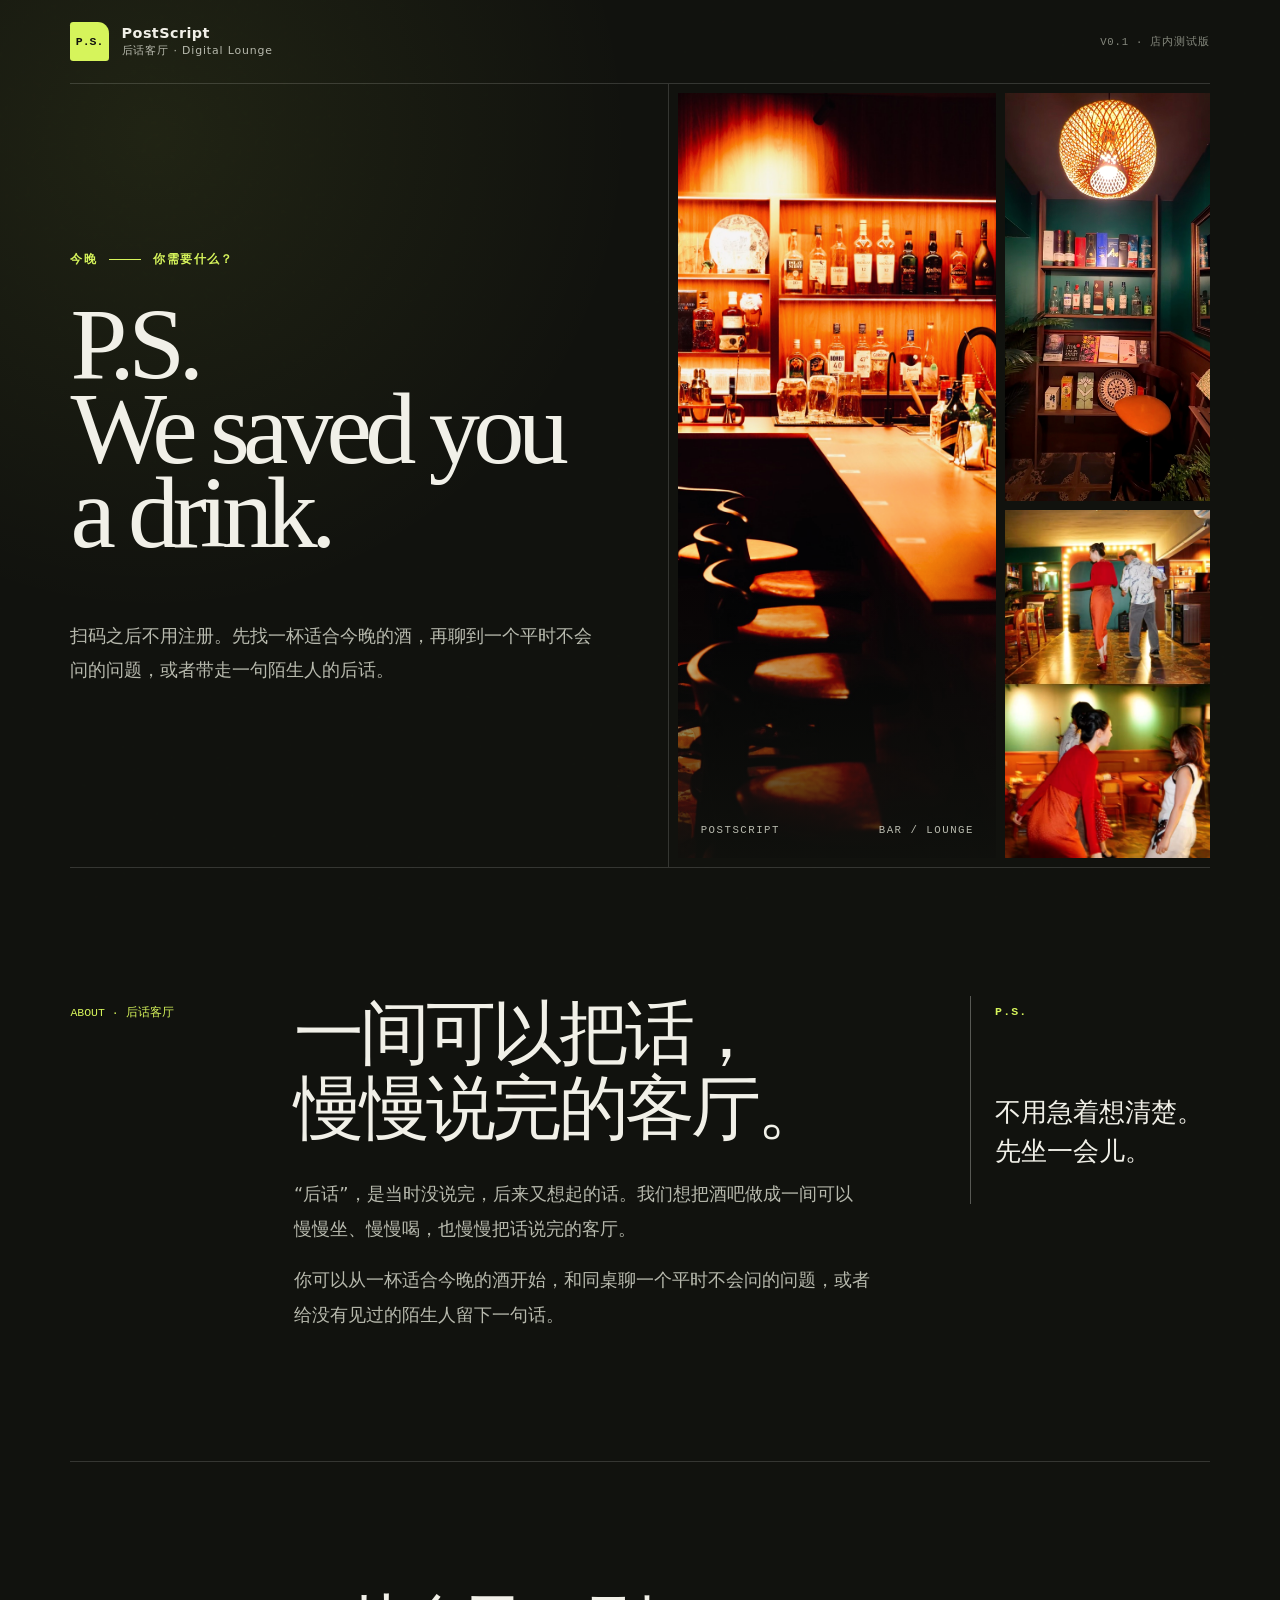
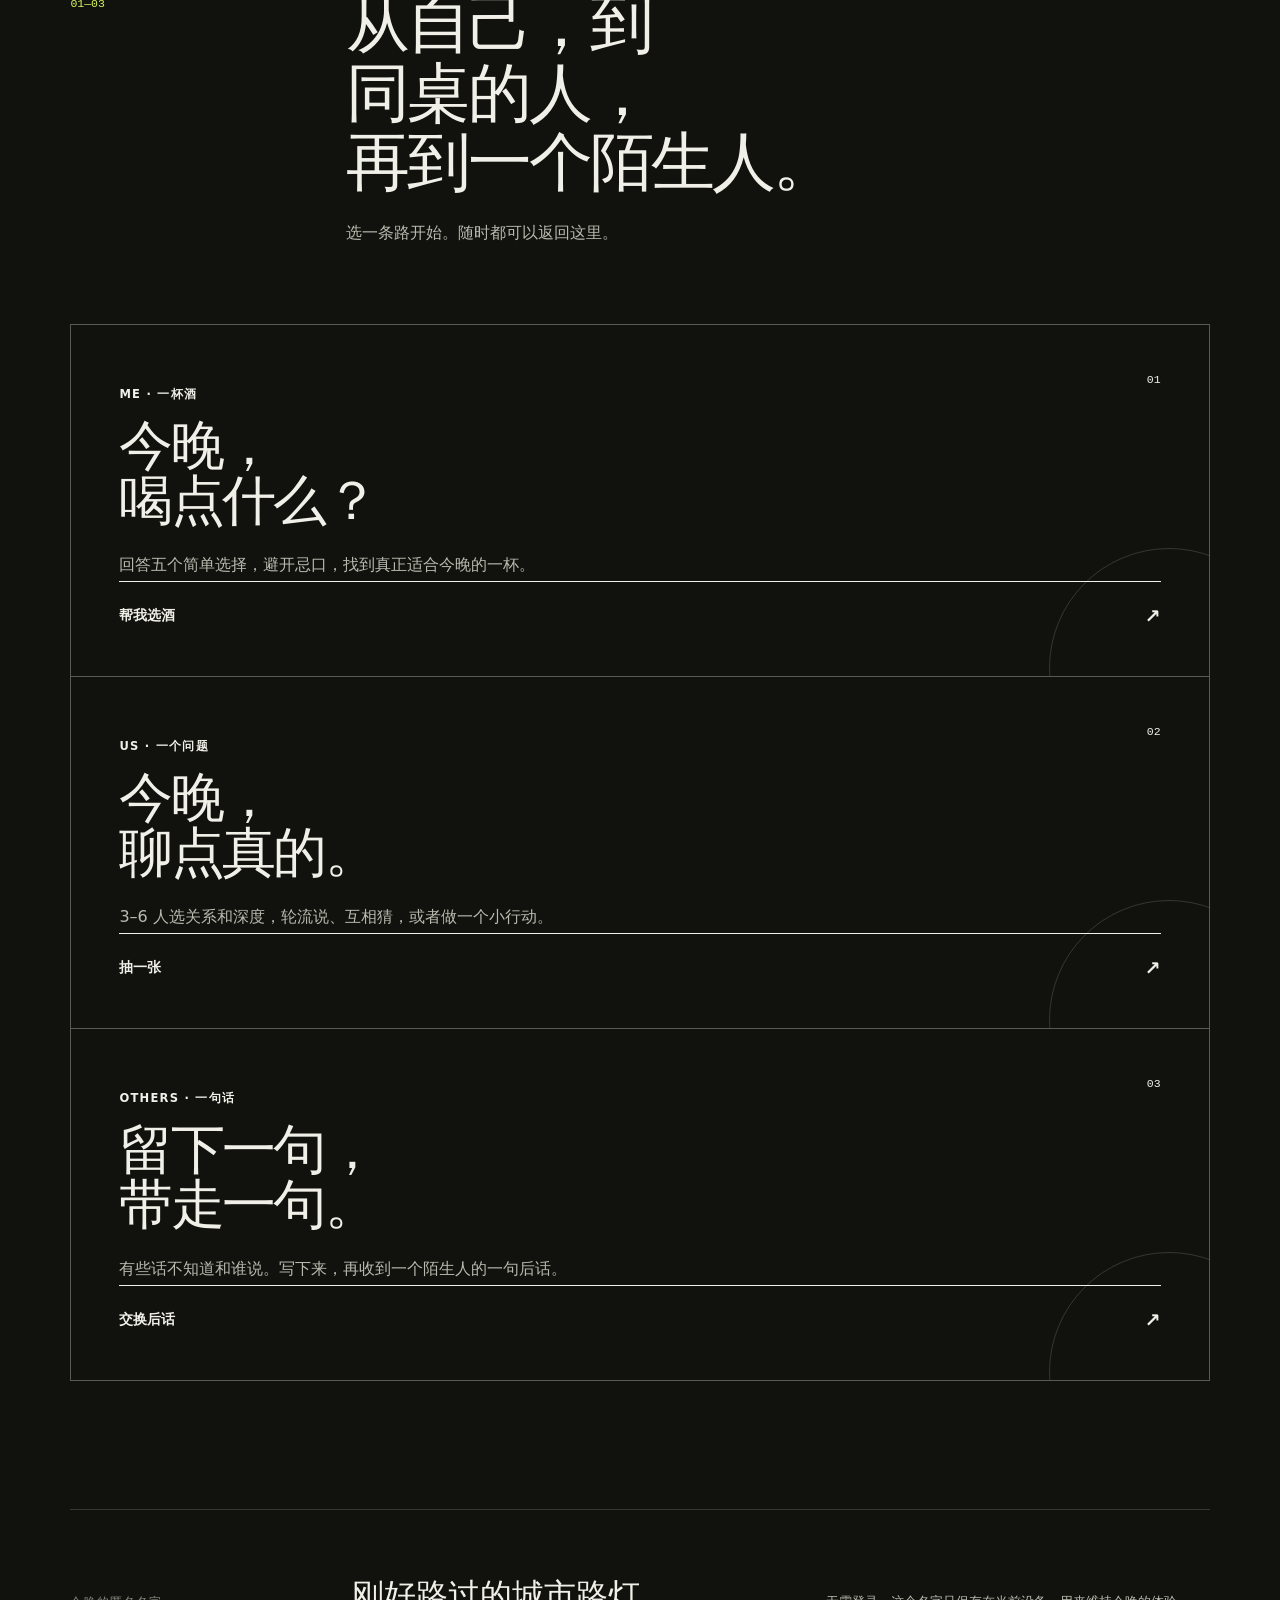
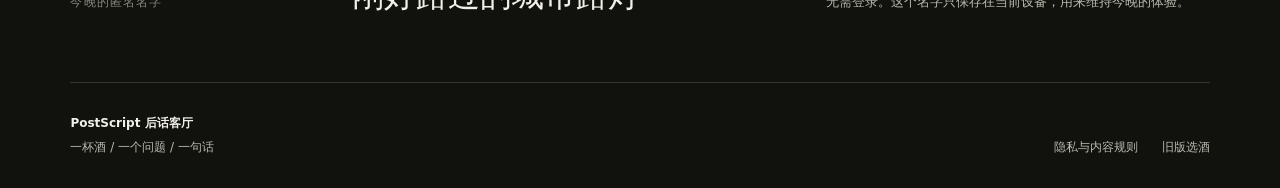
<file: prototype/journey-interactions-v1/postscript-lounge/index.html>
<!doctype html>
<html lang="zh-CN">
  <head>
    <meta charset="UTF-8" />
    <script>
      (() => {
        const { pathname, search, hash } = window.location;
        const lastSegment = pathname.split("/").pop();
        if (lastSegment && !lastSegment.includes(".")) {
          window.location.replace(`${pathname}/${search}${hash}`);
        }
      })();
    </script>
    <meta name="viewport" content="width=device-width, initial-scale=1, viewport-fit=cover" />
    <meta name="theme-color" content="#11120e" />
    <meta
      name="description"
      content="后话客厅的线上数字桌面：找到一杯酒、聊到一个问题、带走一句陌生人的后话。"
    />
    <meta property="og:type" content="website" />
    <meta property="og:title" content="PostScript Digital Lounge｜后话客厅" />
    <meta
      property="og:description"
      content="一杯酒、一个问题、一句话。从自己，到同桌的人，再到一个没有见过的陌生人。"
    />
    <meta property="og:image" content="./wine/assets/cover-doodle.jpg" />
    <title>PostScript Digital Lounge｜后话客厅</title>
    <link rel="icon" href="./wine/assets/favicon.svg" type="image/svg+xml" />
    <link rel="stylesheet" href="./styles.css?v=20260928-3" />
  </head>
  <body>
    <a class="skip-link" href="#main-content">跳到主要内容</a>

    <div class="site-shell">
      <header class="topbar" aria-label="页面顶部">
        <a class="brand-lockup" href="./" aria-label="PostScript 后话客厅首页" data-context-link>
          <span class="brand-mark" aria-hidden="true">P.S.</span>
          <span>
            <strong>PostScript</strong>
            <small>后话客厅 · Digital Lounge</small>
          </span>
        </a>
        <span class="edition-label">V0.1 · 店内测试版</span>
      </header>

      <main id="main-content">
        <section class="home-hero" aria-labelledby="home-title">
          <div class="hero-copy">
            <p class="eyebrow"><span>今晚</span><span>你需要什么？</span></p>
            <h1 id="home-title">P.S.<br />We saved you<br />a drink.</h1>
            <p class="hero-intro">
              扫码之后不用注册。先找一杯适合今晚的酒，再聊到一个平时不会问的问题，或者带走一句陌生人的后话。
            </p>
          </div>

          <div class="hero-gallery" aria-label="后话客厅现场">
            <figure class="hero-photo hero-photo-main">
              <img
                src="./assets/venue/postscript-bar.jpg"
                alt="暖色灯光下的后话客厅吧台和一排高脚椅"
                fetchpriority="high"
              />
              <figcaption><span>POSTSCRIPT</span><span>BAR / LOUNGE</span></figcaption>
            </figure>
            <figure class="hero-photo hero-photo-corner">
              <img
                src="./assets/venue/postscript-corner.jpg"
                alt="后话客厅深绿色墙面前的酒架、书和藤编灯"
              />
            </figure>
            <figure class="hero-photo hero-photo-night">
              <img
                src="./assets/venue/postscript-night.jpg"
                alt="客人在后话客厅的暖光里跳舞"
              />
            </figure>
          </div>
        </section>

        <section class="lounge-intro" aria-labelledby="lounge-intro-title">
          <p class="section-index">ABOUT · 后话客厅</p>
          <div class="lounge-intro-copy">
            <h2 id="lounge-intro-title">
              <span>一间可以把话，</span>
              <span>慢慢说完的客厅。</span>
            </h2>
            <p>
              “后话”，是当时没说完，后来又想起的话。我们想把酒吧做成一间可以慢慢坐、慢慢喝，也慢慢把话说完的客厅。
            </p>
            <p>
              你可以从一杯适合今晚的酒开始，和同桌聊一个平时不会问的问题，或者给没有见过的陌生人留下一句话。
            </p>
          </div>
          <aside class="lounge-intro-note" aria-label="后话客厅的一句话">
            <span aria-hidden="true">P.S.</span>
            <p>不用急着想清楚。<br />先坐一会儿。</p>
          </aside>
        </section>

        <section class="module-section" aria-labelledby="module-title">
          <div class="section-heading">
            <p class="section-index">01—03</p>
            <div>
              <h2 id="module-title">从自己，到同桌的人，<br />再到一个陌生人。</h2>
              <p>选一条路开始。随时都可以返回这里。</p>
            </div>
          </div>

          <div class="module-grid">
            <a class="module-card module-card-wine" href="./wine/" data-context-link>
              <span class="module-number">01</span>
              <div class="module-card-copy">
                <p class="module-scope">ME · 一杯酒</p>
                <h3>今晚，<br />喝点什么？</h3>
                <p>回答五个简单选择，避开忌口，找到真正适合今晚的一杯。</p>
              </div>
              <span class="module-cta">帮我选酒 <span aria-hidden="true">↗</span></span>
            </a>

            <a class="module-card module-card-cards" href="./cards/" data-context-link>
              <span class="module-number">02</span>
              <div class="module-card-copy">
                <p class="module-scope">US · 一个问题</p>
                <h3>今晚，<br />聊点真的。</h3>
                <p>3–6 人选关系和深度，轮流说、互相猜，或者做一个小行动。</p>
              </div>
              <span class="module-cta">抽一张 <span aria-hidden="true">↗</span></span>
            </a>

            <a class="module-card module-card-exchange" href="./exchange/" data-context-link>
              <span class="module-number">03</span>
              <div class="module-card-copy">
                <p class="module-scope">OTHERS · 一句话</p>
                <h3>留下一句，<br />带走一句。</h3>
                <p>有些话不知道和谁说。写下来，再收到一个陌生人的一句后话。</p>
              </div>
              <span class="module-cta">交换后话 <span aria-hidden="true">↗</span></span>
            </a>
          </div>
        </section>

        <section class="visit-note" aria-label="匿名访问说明">
          <p class="visit-note-label">今晚的匿名名字</p>
          <p class="visit-alias" data-session-alias>正在生成…</p>
          <p>无需登录。这个名字只保存在当前设备，用来维持今晚的体验。</p>
        </section>
      </main>

      <footer class="site-footer">
        <div>
          <strong>PostScript 后话客厅</strong>
          <p>一杯酒 / 一个问题 / 一句话</p>
        </div>
        <nav aria-label="页脚导航">
          <a href="./privacy.html" data-context-link>隐私与内容规则</a>
          <a href="https://postscript-d8g6vuk6p9b031edf-1484580528.tcloudbaseapp.com/">旧版选酒</a>
        </nav>
      </footer>
    </div>

    <noscript>请开启 JavaScript 后使用后话客厅数字桌面。</noscript>
    <script type="module" src="./app.js"></script>
  </body>
</html>
</file>
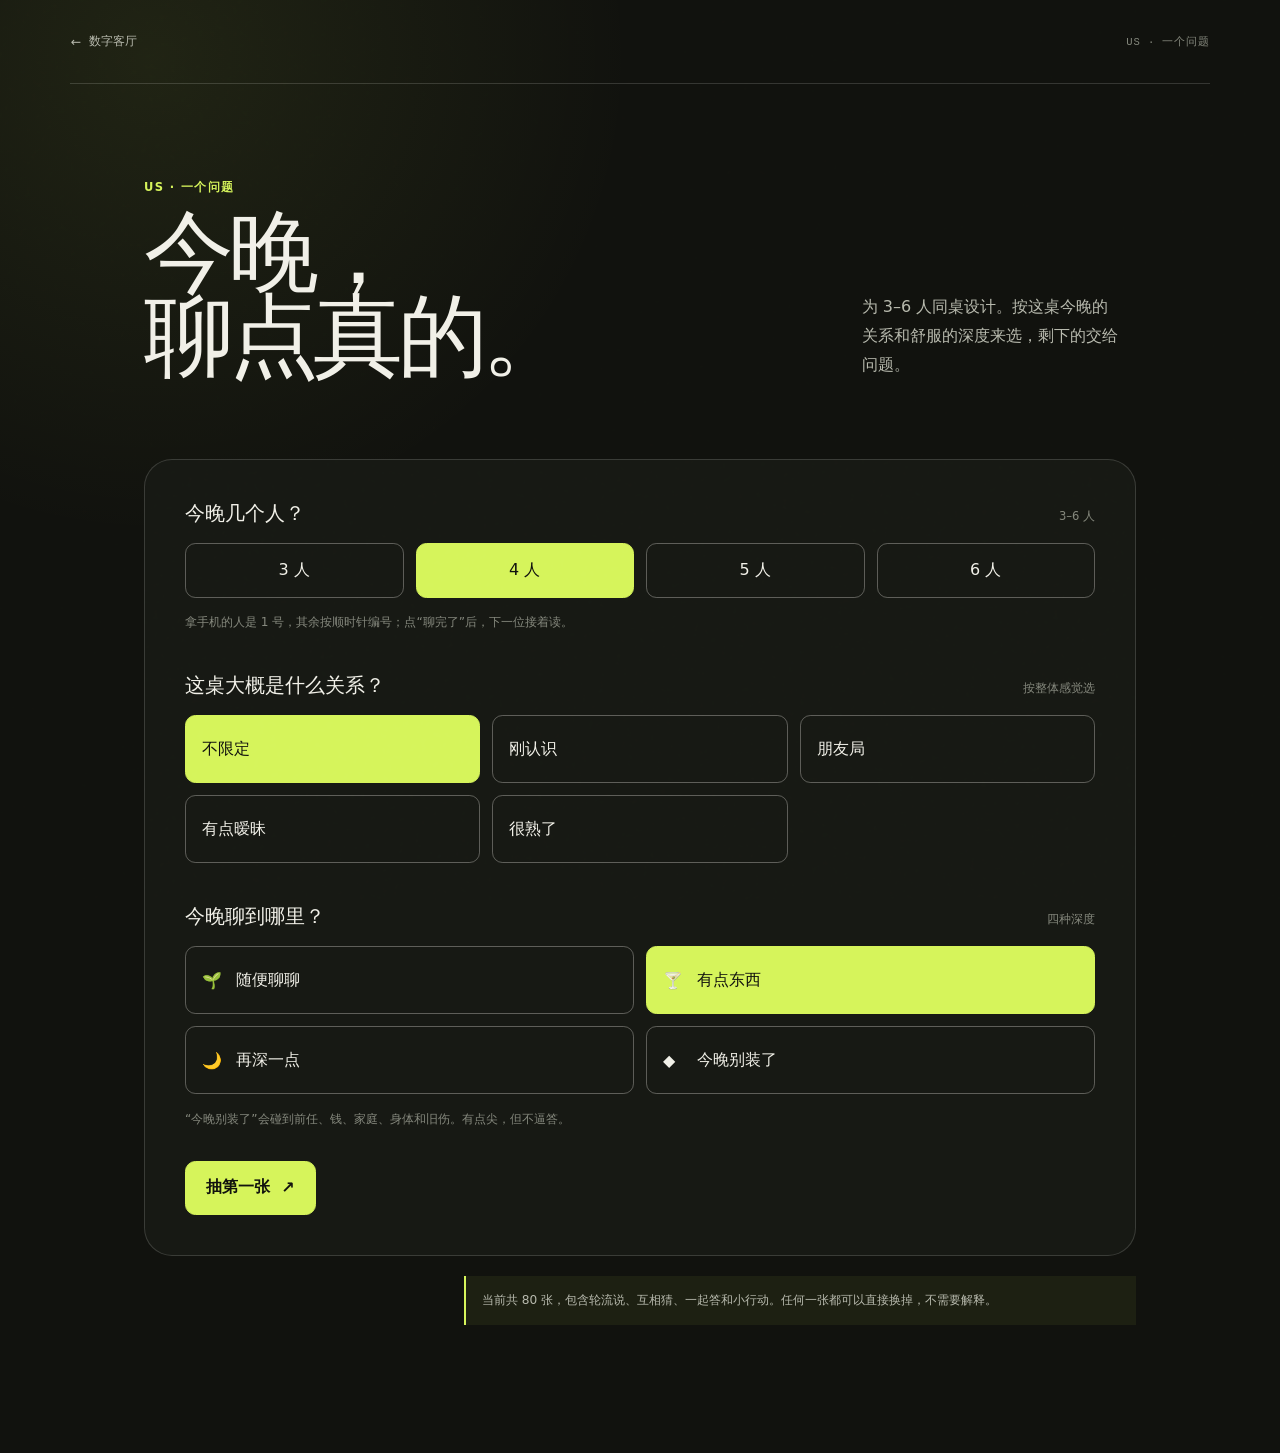
<file: prototype/journey-interactions-v1/postscript-lounge/cards/index.html>
<!doctype html>
<html lang="zh-CN">
  <head>
    <meta charset="UTF-8" />
    <script>
      (() => {
        const { pathname, search, hash } = window.location;
        const lastSegment = pathname.split("/").pop();
        if (lastSegment && !lastSegment.includes(".")) {
          window.location.replace(`${pathname}/${search}${hash}`);
        }
      })();
    </script>
    <meta name="viewport" content="width=device-width, initial-scale=1, viewport-fit=cover" />
    <meta name="theme-color" content="#11120e" />
    <meta name="description" content="3–6 人抽一张后话卡，轮流说、互相猜、一起答，聊点平时不会聊的。" />
    <title>抽后话卡｜PostScript 后话客厅</title>
    <link rel="icon" href="../wine/assets/favicon.svg" type="image/svg+xml" />
    <link rel="stylesheet" href="../styles.css?v=20260928-3" />
  </head>
  <body>
    <a class="skip-link" href="#cards-app">跳到抽卡内容</a>
    <div class="module-shell">
      <header class="module-topbar">
        <a class="module-back" href="../" data-context-link><span aria-hidden="true">←</span> 数字客厅</a>
        <span class="module-status">US · 一个问题</span>
      </header>
      <main id="cards-app" class="module-main"></main>
    </div>
    <noscript>请开启 JavaScript 后使用后话卡。</noscript>
    <script type="module" src="./app.js"></script>
  </body>
</html>
</file>
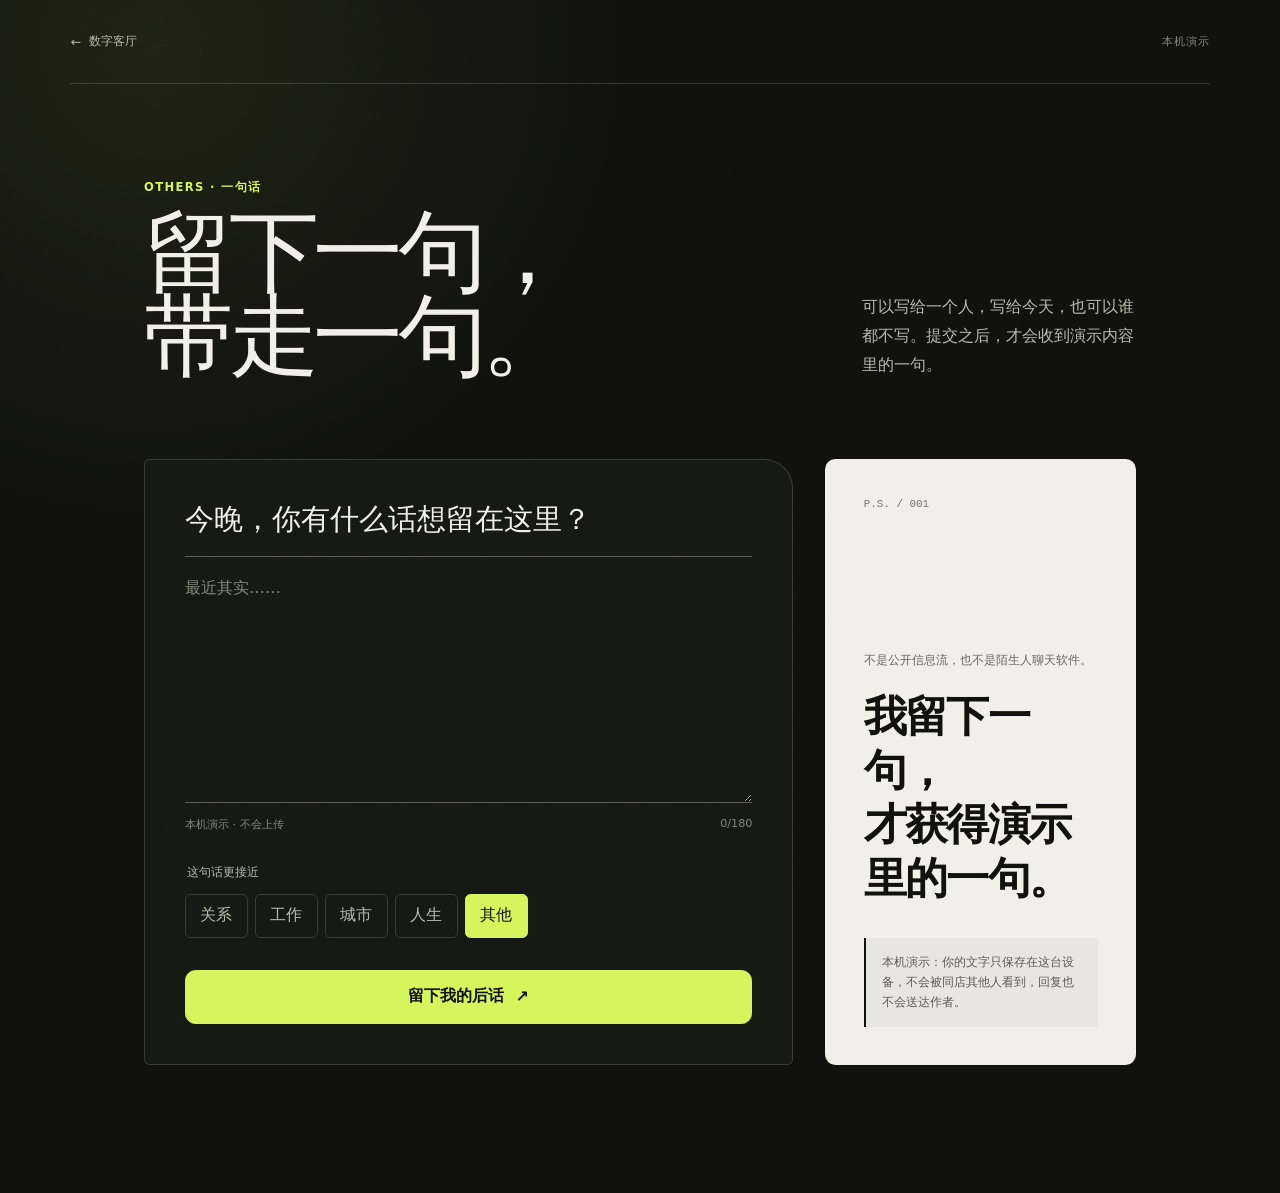
<file: prototype/journey-interactions-v1/postscript-lounge/exchange/index.html>
<!doctype html>
<html lang="zh-CN">
  <head>
    <meta charset="UTF-8" />
    <script>
      (() => {
        const { pathname, search, hash } = window.location;
        const lastSegment = pathname.split("/").pop();
        if (lastSegment && !lastSegment.includes(".")) {
          window.location.replace(`${pathname}/${search}${hash}`);
        }
      })();
    </script>
    <meta name="viewport" content="width=device-width, initial-scale=1, viewport-fit=cover" />
    <meta name="theme-color" content="#11120e" />
    <meta name="description" content="留下一句后话，再带走陌生人的一句。" />
    <title>交换后话｜PostScript 后话客厅</title>
    <link rel="icon" href="../wine/assets/favicon.svg" type="image/svg+xml" />
    <link rel="stylesheet" href="../styles.css?v=20260928-3" />
  </head>
  <body>
    <a class="skip-link" href="#exchange-app">跳到交换后话</a>
    <div class="module-shell">
      <header class="module-topbar">
        <a class="module-back" href="../" data-context-link><span aria-hidden="true">←</span> 数字客厅</a>
        <div class="exchange-topbar-actions">
          <span class="module-status" data-exchange-mode>OTHERS · 一句话</span>
          <button class="exchange-inbox-entry" type="button" data-inbox-entry hidden>
            我的后话
            <span class="exchange-inbox-badge" data-inbox-badge hidden aria-hidden="true">0</span>
          </button>
        </div>
      </header>
      <main id="exchange-app" class="module-main"></main>
    </div>
    <noscript>请开启 JavaScript 后使用交换后话。</noscript>
    <script type="module" src="./app.js"></script>
  </body>
</html>
</file>
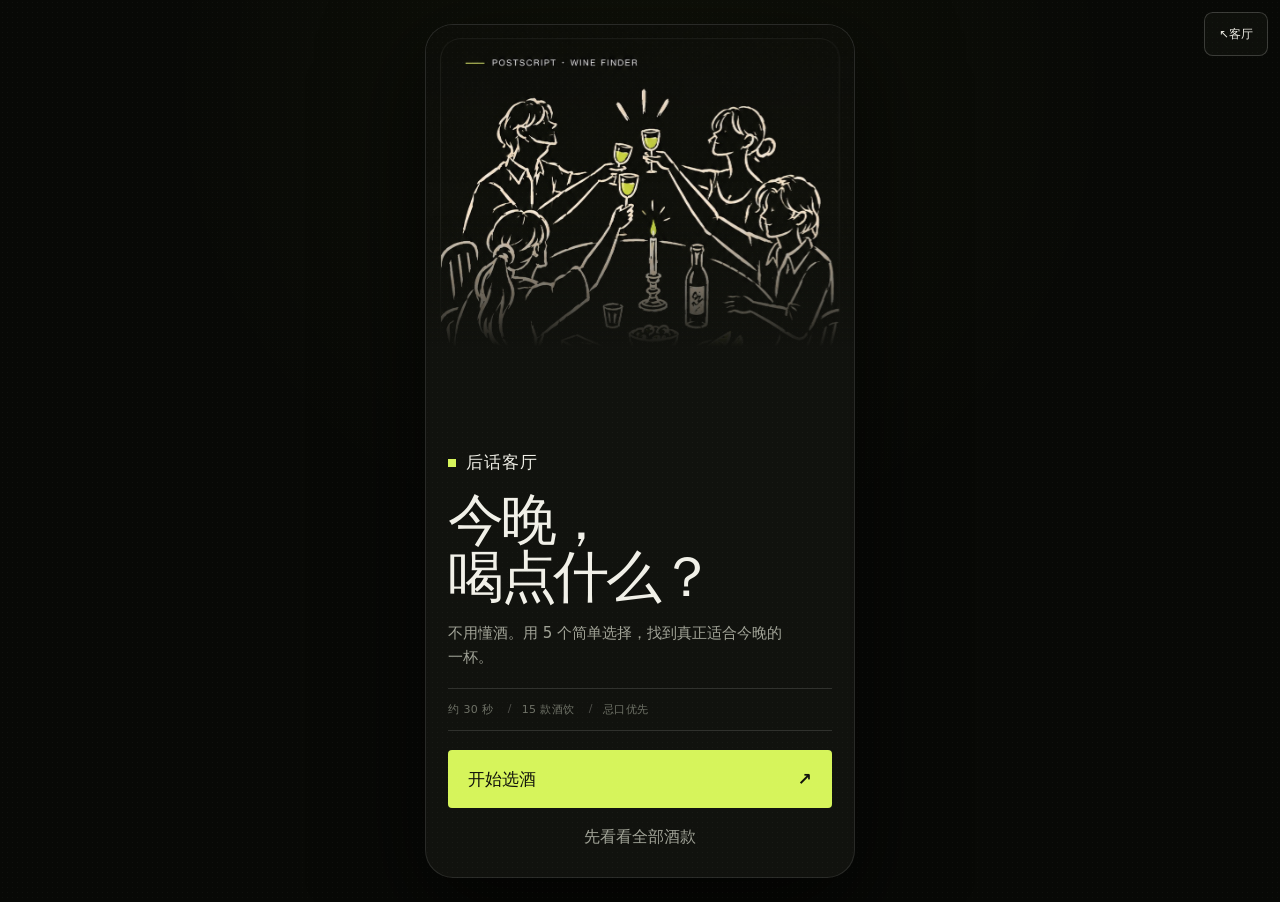
<file: prototype/journey-interactions-v1/postscript-lounge/wine/index.html>
<!doctype html>
<html lang="zh-CN">
  <head>
    <meta charset="UTF-8" />
    <script>
      (() => {
        const { pathname, search, hash } = window.location;
        const lastSegment = pathname.split("/").pop();
        if (lastSegment && !lastSegment.includes(".")) {
          window.location.replace(`${pathname}/${search}${hash}`);
        }
      })();
    </script>
    <meta name="viewport" content="width=device-width, initial-scale=1, viewport-fit=cover" />
    <meta name="theme-color" content="#111210" />
    <meta
      name="description"
      content="后话客厅选酒助手。回答五个简单问题，避开忌口，找到适合今晚的一杯。"
    />
    <title>后话客厅｜今晚喝什么</title>
    <link rel="icon" href="./assets/favicon.svg" type="image/svg+xml" />
    <meta property="og:type" content="website" />
    <meta property="og:title" content="后话客厅｜今晚喝什么" />
    <meta
      property="og:description"
      content="不用懂酒。回答 5 个问题，避开忌口，找到适合今晚的一杯。"
    />
    <meta property="og:image" content="https://postscript-d8g6vuk6p9b031edf-1484580528.tcloudbaseapp.com/assets/cover-doodle.jpg" />
    <link rel="stylesheet" href="./styles.css" />
    <script defer src="./drinks.js"></script>
    <script defer src="./app.js"></script>
    <script type="module" src="./bridge.js"></script>
  </head>
  <body>
    <a class="lounge-back-link" href="../" aria-label="返回数字客厅" data-context-link>
      <span aria-hidden="true">↖</span> 客厅
    </a>
    <div id="app"></div>
    <noscript>请开启 JavaScript 后使用选酒助手。</noscript>
  </body>
</html>
</file>
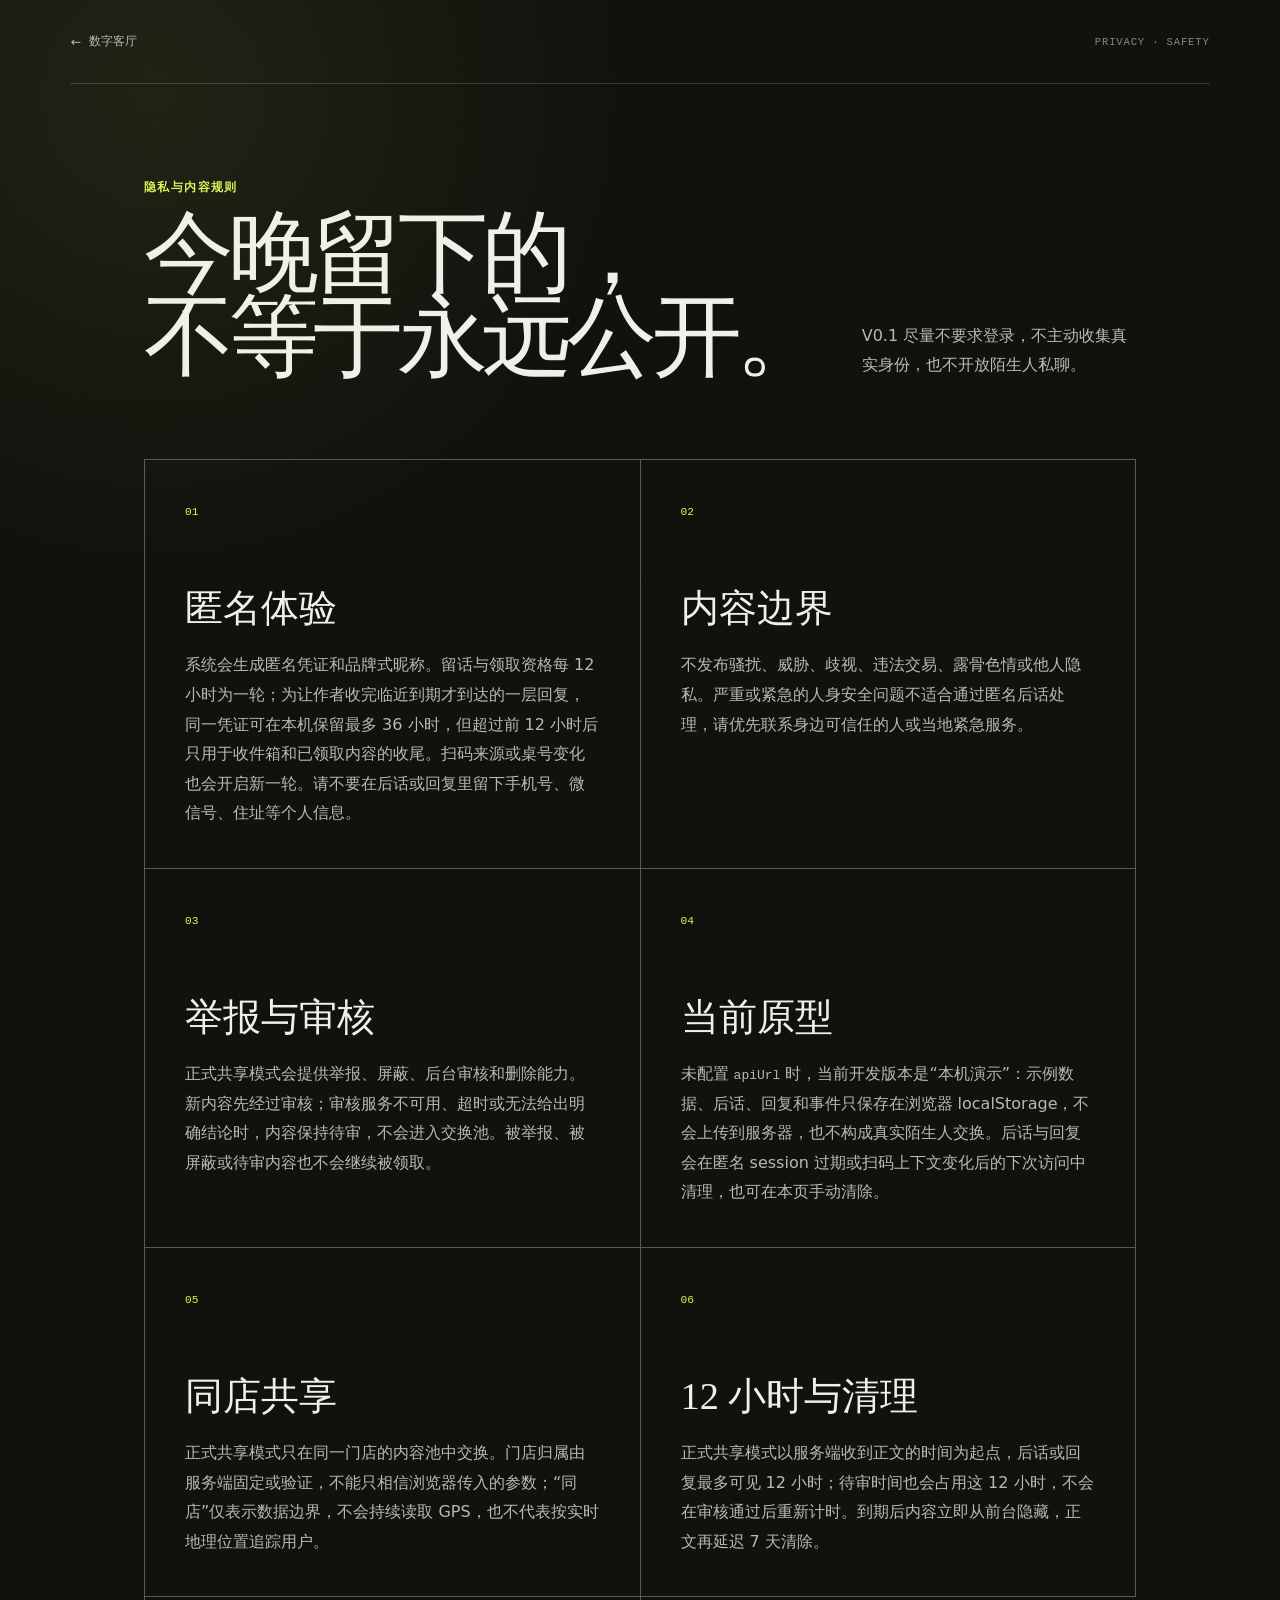
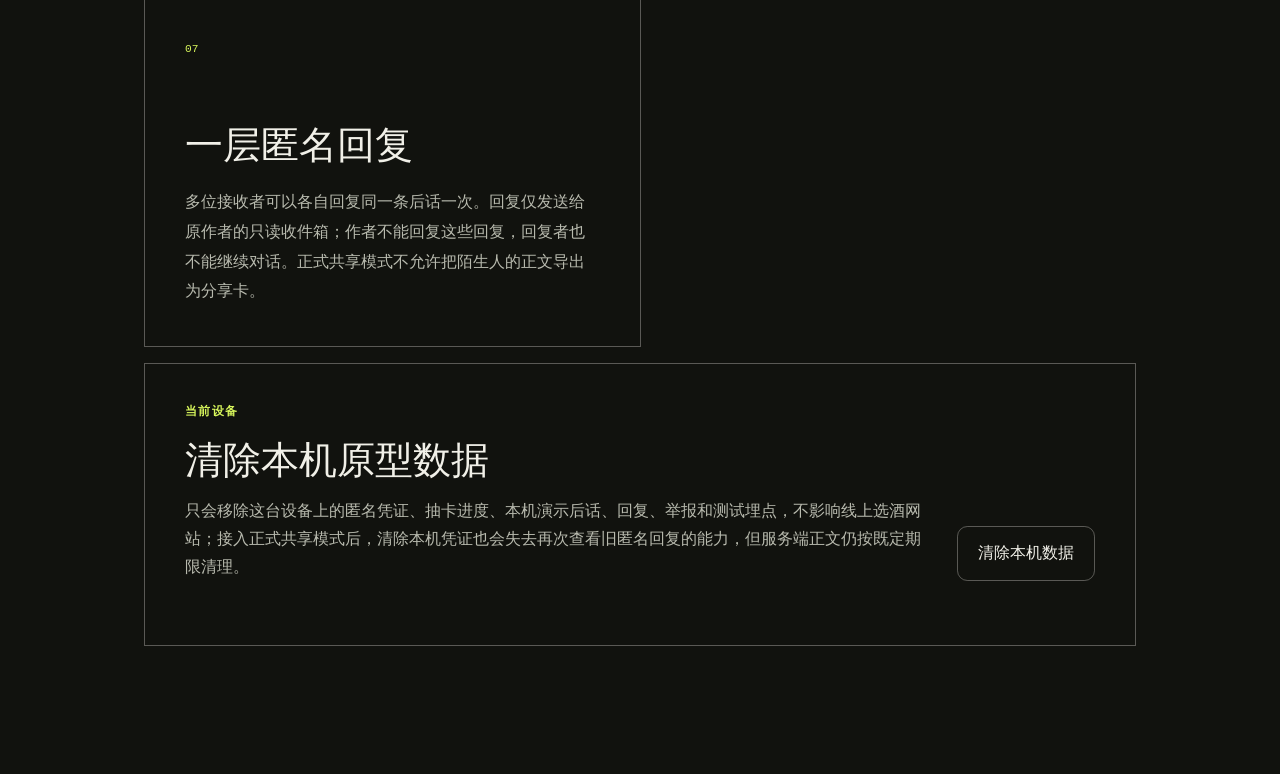
<file: prototype/journey-interactions-v1/postscript-lounge/privacy.html>
<!doctype html>
<html lang="zh-CN">
  <head>
    <meta charset="UTF-8" />
    <meta name="viewport" content="width=device-width, initial-scale=1, viewport-fit=cover" />
    <meta name="theme-color" content="#11120e" />
    <meta name="description" content="后话客厅数字桌面的隐私与内容规则。" />
    <title>隐私与内容规则｜PostScript 后话客厅</title>
    <link rel="icon" href="./wine/assets/favicon.svg" type="image/svg+xml" />
    <link rel="stylesheet" href="./styles.css?v=20260928-3" />
  </head>
  <body>
    <a class="skip-link" href="#rules-content">跳到规则正文</a>
    <div class="module-shell">
      <header class="module-topbar">
        <a class="module-back" href="./" data-context-link><span aria-hidden="true">←</span> 数字客厅</a>
        <span class="module-status">Privacy · Safety</span>
      </header>
      <main id="rules-content" class="module-main policy-page">
        <header class="page-header">
          <div>
            <p class="page-kicker">隐私与内容规则</p>
            <h1>今晚留下的，<br />不等于永远公开。</h1>
          </div>
          <p>V0.1 尽量不要求登录，不主动收集真实身份，也不开放陌生人私聊。</p>
        </header>

        <div class="policy-grid">
          <section>
            <span>01</span>
            <h2>匿名体验</h2>
            <p>系统会生成匿名凭证和品牌式昵称。留话与领取资格每 12 小时为一轮；为让作者收完临近到期才到达的一层回复，同一凭证可在本机保留最多 36 小时，但超过前 12 小时后只用于收件箱和已领取内容的收尾。扫码来源或桌号变化也会开启新一轮。请不要在后话或回复里留下手机号、微信号、住址等个人信息。</p>
          </section>
          <section>
            <span>02</span>
            <h2>内容边界</h2>
            <p>不发布骚扰、威胁、歧视、违法交易、露骨色情或他人隐私。严重或紧急的人身安全问题不适合通过匿名后话处理，请优先联系身边可信任的人或当地紧急服务。</p>
          </section>
          <section>
            <span>03</span>
            <h2>举报与审核</h2>
            <p>正式共享模式会提供举报、屏蔽、后台审核和删除能力。新内容先经过审核；审核服务不可用、超时或无法给出明确结论时，内容保持待审，不会进入交换池。被举报、被屏蔽或待审内容也不会继续被领取。</p>
          </section>
          <section>
            <span>04</span>
            <h2>当前原型</h2>
            <p>未配置 <code>apiUrl</code> 时，当前开发版本是“本机演示”：示例数据、后话、回复和事件只保存在浏览器 localStorage，不会上传到服务器，也不构成真实陌生人交换。后话与回复会在匿名 session 过期或扫码上下文变化后的下次访问中清理，也可在本页手动清除。</p>
          </section>
          <section>
            <span>05</span>
            <h2>同店共享</h2>
            <p>正式共享模式只在同一门店的内容池中交换。门店归属由服务端固定或验证，不能只相信浏览器传入的参数；“同店”仅表示数据边界，不会持续读取 GPS，也不代表按实时地理位置追踪用户。</p>
          </section>
          <section>
            <span>06</span>
            <h2>12 小时与清理</h2>
            <p>正式共享模式以服务端收到正文的时间为起点，后话或回复最多可见 12 小时；待审时间也会占用这 12 小时，不会在审核通过后重新计时。到期后内容立即从前台隐藏，正文再延迟 7 天清除。</p>
          </section>
          <section>
            <span>07</span>
            <h2>一层匿名回复</h2>
            <p>多位接收者可以各自回复同一条后话一次。回复仅发送给原作者的只读收件箱；作者不能回复这些回复，回复者也不能继续对话。正式共享模式不允许把陌生人的正文导出为分享卡。</p>
          </section>
        </div>

        <section class="local-data-actions" aria-labelledby="local-data-title">
          <div>
            <p class="page-kicker">当前设备</p>
            <h2 id="local-data-title">清除本机原型数据</h2>
            <p>只会移除这台设备上的匿名凭证、抽卡进度、本机演示后话、回复、举报和测试埋点，不影响线上选酒网站；接入正式共享模式后，清除本机凭证也会失去再次查看旧匿名回复的能力，但服务端正文仍按既定期限清理。</p>
          </div>
          <button class="button button-secondary" id="clear-local-data" type="button">清除本机数据</button>
          <p class="local-data-status" data-clear-status aria-live="polite"></p>
        </section>
      </main>
    </div>
    <script type="module">
      import { clearLocalData, hydrateContextLinks, trackOnce } from "./shared/core.js";
      hydrateContextLinks();
      trackOnce("privacy_view");

      const clearButton = document.querySelector("#clear-local-data");
      const clearStatus = document.querySelector("[data-clear-status]");
      clearButton?.addEventListener("click", () => {
        const confirmed = window.confirm("确认清除这台设备上的后话客厅原型数据？此操作无法撤销。");
        if (!confirmed) return;
        const cleared = clearLocalData();
        clearStatus.textContent = cleared
          ? "本机原型数据已清除。下次进入会生成新的匿名 session。"
          : "浏览器阻止了完整清除，请在浏览器的网站数据设置中重试。";
        if (cleared) clearButton.disabled = true;
      });
    </script>
  </body>
</html>
</file>
<file: prototype/journey-interactions-v1/postscript-lounge/styles.css>
:root {
  color-scheme: dark;
  --ink: #11120e;
  --ink-soft: #171914;
  --ink-raised: #20221b;
  --paper: #f1f0e8;
  --paper-muted: #b8baae;
  --paper-dim: #85887d;
  --acid: #d6f45b;
  --acid-deep: #b9d73f;
  --line: rgba(241, 240, 232, 0.16);
  --line-strong: rgba(241, 240, 232, 0.32);
  --danger: #f0a28d;
  --success: #c8e798;
  --shadow: rgba(5, 6, 4, 0.42);
  --radius-sm: 0.65rem;
  --radius-md: 1.1rem;
  --radius-lg: 1.75rem;
  --container: 76rem;
  --ease: cubic-bezier(0.22, 1, 0.36, 1);
}

*,
*::before,
*::after {
  box-sizing: border-box;
}

html {
  min-width: 20rem;
  background: var(--ink);
  scroll-behavior: smooth;
}

body {
  min-height: 100vh;
  min-height: 100dvh;
  margin: 0;
  color: var(--paper);
  background:
    radial-gradient(circle at 12% 4%, rgba(214, 244, 91, 0.08), transparent 30rem),
    var(--ink);
  font-family: "PingFang SC", "Noto Sans CJK SC", "Microsoft YaHei", system-ui, sans-serif;
  -webkit-font-smoothing: antialiased;
}

body::before {
  position: fixed;
  inset: 0;
  z-index: 20;
  pointer-events: none;
  content: "";
  opacity: 0.18;
  background-image: url("data:image/svg+xml,%3Csvg viewBox='0 0 180 180' xmlns='http://www.w3.org/2000/svg'%3E%3Cfilter id='n'%3E%3CfeTurbulence type='fractalNoise' baseFrequency='.9' numOctaves='2' stitchTiles='stitch'/%3E%3C/filter%3E%3Crect width='100%25' height='100%25' filter='url(%23n)' opacity='.12'/%3E%3C/svg%3E");
  mix-blend-mode: soft-light;
}

img {
  display: block;
  max-width: 100%;
}

a {
  color: inherit;
  text-decoration: none;
}

button,
input,
textarea,
select {
  font: inherit;
}

button,
a {
  -webkit-tap-highlight-color: transparent;
}

button {
  color: inherit;
}

[hidden] {
  display: none !important;
}

:focus-visible {
  outline: 0.18rem solid var(--acid);
  outline-offset: 0.22rem;
}

.module-main h1[tabindex="-1"]:focus {
  outline: none;
}

::selection {
  color: var(--ink);
  background: var(--acid);
}

.skip-link {
  position: fixed;
  top: 0.75rem;
  left: 0.75rem;
  z-index: 100;
  padding: 0.75rem 1rem;
  color: var(--ink);
  background: var(--acid);
  transform: translateY(-150%);
  transition: transform 180ms ease;
}

.skip-link:focus {
  transform: translateY(0);
}

.sr-only {
  position: absolute;
  width: 1px;
  height: 1px;
  padding: 0;
  margin: -1px;
  overflow: hidden;
  clip: rect(0, 0, 0, 0);
  white-space: nowrap;
  border: 0;
}

.site-shell,
.module-shell {
  width: min(100%, var(--container));
  margin-inline: auto;
  padding-inline: clamp(1rem, 3vw, 2.5rem);
}

.topbar,
.module-topbar {
  display: flex;
  align-items: center;
  justify-content: space-between;
  min-height: calc(5.25rem + env(safe-area-inset-top));
  padding-top: env(safe-area-inset-top);
  gap: 1rem;
  border-bottom: 1px solid var(--line);
}

.brand-lockup {
  display: inline-flex;
  align-items: center;
  gap: 0.8rem;
}

.brand-lockup strong,
.brand-lockup small {
  display: block;
}

.brand-lockup strong {
  font-size: 0.9rem;
  font-weight: 650;
  letter-spacing: 0.03em;
}

.brand-lockup small {
  margin-top: 0.15rem;
  color: var(--paper-muted);
  font-size: 0.68rem;
  letter-spacing: 0.08em;
}

.brand-mark {
  display: grid;
  width: 2.4rem;
  aspect-ratio: 1;
  place-items: center;
  color: var(--ink);
  background: var(--acid);
  border-radius: 0.2rem 0.7rem 0.2rem 0.2rem;
  font-family: ui-monospace, SFMono-Regular, Menlo, monospace;
  font-size: 0.72rem;
  font-weight: 800;
}

.edition-label,
.module-status {
  color: var(--paper-dim);
  font-family: ui-monospace, SFMono-Regular, Menlo, monospace;
  font-size: 0.66rem;
  letter-spacing: 0.08em;
  text-transform: uppercase;
}

.home-hero {
  display: grid;
  grid-template-columns: minmax(0, 1.05fr) minmax(18rem, 0.95fr);
  min-height: min(49rem, calc(100vh - 5.25rem));
  min-height: min(49rem, calc(100dvh - 5.25rem));
  border-bottom: 1px solid var(--line);
}

.hero-copy {
  display: flex;
  flex-direction: column;
  justify-content: center;
  padding: clamp(4.5rem, 9vw, 8rem) clamp(1.5rem, 5vw, 5.5rem) clamp(5rem, 10vw, 8.5rem) 0;
}

.eyebrow {
  display: flex;
  align-items: center;
  gap: 0.75rem;
  margin: 0 0 2.2rem;
  color: var(--acid);
  font-size: 0.75rem;
  font-weight: 650;
  letter-spacing: 0.12em;
}

.eyebrow span:first-child::after {
  display: inline-block;
  width: 2rem;
  height: 1px;
  margin-left: 0.75rem;
  vertical-align: middle;
  content: "";
  background: currentColor;
}

.hero-copy h1 {
  max-width: 10ch;
  margin: 0;
  font-family: Georgia, "Times New Roman", "Songti SC", serif;
  font-size: clamp(3.6rem, 8vw, 8.2rem);
  font-weight: 500;
  letter-spacing: -0.065em;
  line-height: 0.82;
  text-wrap: balance;
}

.hero-intro {
  max-width: 34rem;
  margin: clamp(2.5rem, 5vw, 4.5rem) 0 0;
  color: var(--paper-muted);
  font-size: clamp(0.95rem, 1.4vw, 1.12rem);
  line-height: 1.9;
  text-wrap: pretty;
}

.hero-gallery {
  display: grid;
  grid-template-columns: minmax(0, 1.12fr) minmax(9rem, 0.72fr);
  grid-template-rows: minmax(0, 1.08fr) minmax(0, 0.92fr);
  min-height: 34rem;
  gap: 0.55rem;
  padding: 0.55rem 0 0.55rem 0.55rem;
  border-left: 1px solid var(--line);
}

.hero-photo {
  position: relative;
  min-width: 0;
  min-height: 0;
  margin: 0;
  overflow: hidden;
  background: #1c1b16;
}

.hero-photo-main {
  grid-row: 1 / -1;
}

.hero-photo-main::after {
  position: absolute;
  inset: auto 0 0;
  height: 36%;
  content: "";
  background: linear-gradient(transparent, rgba(17, 18, 14, 0.88));
}

.hero-photo img {
  width: 100%;
  height: 100%;
  object-fit: cover;
  filter: contrast(1.02) saturate(0.93);
  transition: transform 800ms var(--ease), filter 400ms var(--ease);
}

.hero-photo-main img {
  object-position: center 48%;
}

.hero-photo-corner img {
  object-position: center 30%;
}

.hero-photo-night img {
  object-position: center 16%;
}

.hero-gallery:hover .hero-photo img {
  filter: contrast(1.04) saturate(1);
  transform: scale(1.018);
}

.hero-photo-main figcaption {
  position: absolute;
  right: 1.4rem;
  bottom: 1.4rem;
  left: 1.4rem;
  z-index: 1;
  display: flex;
  justify-content: space-between;
  color: var(--paper-muted);
  font-family: ui-monospace, SFMono-Regular, Menlo, monospace;
  font-size: 0.67rem;
  letter-spacing: 0.14em;
}

.lounge-intro {
  display: grid;
  grid-template-columns: minmax(5rem, 0.3fr) minmax(0, 1.15fr) minmax(12rem, 0.45fr);
  gap: clamp(1.5rem, 5vw, 5.5rem);
  align-items: start;
  padding-block: clamp(5rem, 10vw, 9rem);
  border-bottom: 1px solid var(--line);
}

.lounge-intro > .section-index {
  margin-top: 0.55rem;
}

.lounge-intro-copy h2 {
  max-width: 16ch;
  margin: 0 0 2rem;
  font-family: "Songti SC", Georgia, serif;
  font-size: clamp(2.5rem, 5.5vw, 5.8rem);
  font-weight: 500;
  letter-spacing: -0.055em;
  line-height: 1.06;
  text-wrap: balance;
}

.lounge-intro-copy h2 span {
  display: block;
}

.lounge-intro-copy p {
  max-width: 36rem;
  margin: 0;
  color: var(--paper-muted);
  font-size: clamp(0.98rem, 1.4vw, 1.12rem);
  line-height: 1.95;
  text-wrap: pretty;
}

.lounge-intro-copy p + p {
  margin-top: 1rem;
}

.lounge-intro-note {
  min-height: 13rem;
  padding: 0.25rem 0 0 1.5rem;
  border-left: 1px solid var(--line-strong);
}

.lounge-intro-note span {
  color: var(--acid);
  font-family: ui-monospace, SFMono-Regular, Menlo, monospace;
  font-size: 0.72rem;
  font-weight: 800;
  letter-spacing: 0.1em;
}

.lounge-intro-note p {
  margin: 4.6rem 0 0;
  font-family: "Songti SC", Georgia, serif;
  font-size: clamp(1.25rem, 2vw, 1.8rem);
  line-height: 1.55;
}

.module-section {
  padding-block: clamp(5rem, 10vw, 9rem);
}

.section-heading {
  display: grid;
  grid-template-columns: minmax(5rem, 0.3fr) minmax(0, 1fr);
  gap: 1rem;
  margin-bottom: clamp(2.75rem, 6vw, 5rem);
}

.section-index {
  margin: 0.45rem 0 0;
  color: var(--acid);
  font-family: ui-monospace, SFMono-Regular, Menlo, monospace;
  font-size: 0.72rem;
}

.section-heading h2 {
  max-width: 19ch;
  margin: 0;
  font-family: "Songti SC", Georgia, serif;
  font-size: clamp(2.25rem, 5vw, 5rem);
  font-weight: 500;
  letter-spacing: -0.045em;
  line-height: 1.08;
  text-wrap: balance;
}

.section-heading div > p {
  margin: 1.35rem 0 0;
  color: var(--paper-muted);
  line-height: 1.75;
}

.module-grid {
  display: grid;
  grid-template-columns: minmax(0, 1fr);
  border-top: 1px solid var(--line-strong);
  border-left: 1px solid var(--line-strong);
}

.module-card {
  position: relative;
  display: flex;
  min-height: 22rem;
  flex-direction: column;
  justify-content: space-between;
  padding: clamp(1.5rem, 4vw, 3rem);
  overflow: hidden;
  border-right: 1px solid var(--line-strong);
  border-bottom: 1px solid var(--line-strong);
  transition:
    color 260ms var(--ease),
    background-color 260ms var(--ease),
    transform 260ms var(--ease);
}

.module-card::before {
  position: absolute;
  right: -5rem;
  bottom: -7rem;
  width: 15rem;
  aspect-ratio: 1;
  content: "";
  border: 1px solid var(--line);
  border-radius: 50%;
  transition: transform 500ms var(--ease);
}

.module-card:hover,
.module-card:focus-visible {
  color: var(--ink);
  background: var(--acid);
}

.module-card:hover::before,
.module-card:focus-visible::before {
  border-color: rgba(17, 18, 14, 0.26);
  transform: scale(1.22);
}

.module-card:active {
  transform: scale(0.988);
}

.module-card-wine {
  grid-row: auto;
}

.module-number {
  align-self: flex-end;
  font-family: ui-monospace, SFMono-Regular, Menlo, monospace;
  font-size: 0.72rem;
}

.module-card-copy {
  position: relative;
  z-index: 1;
  max-width: 31rem;
}

.module-scope {
  margin: 0 0 1.1rem;
  font-size: 0.72rem;
  font-weight: 700;
  letter-spacing: 0.11em;
}

.module-card h3 {
  margin: 0;
  font-family: "Songti SC", Georgia, serif;
  font-size: clamp(2.1rem, 4.2vw, 4.9rem);
  font-weight: 500;
  letter-spacing: -0.05em;
  line-height: 1.02;
}

.module-card-copy > p:last-child {
  max-width: 30rem;
  margin: 1.4rem 0 0;
  color: var(--paper-muted);
  line-height: 1.8;
  transition: color 260ms var(--ease);
}

.module-card:hover .module-card-copy > p:last-child,
.module-card:focus-visible .module-card-copy > p:last-child {
  color: rgba(17, 18, 14, 0.72);
}

.module-cta {
  position: relative;
  z-index: 1;
  display: flex;
  align-items: center;
  justify-content: space-between;
  padding-top: 1.4rem;
  border-top: 1px solid currentColor;
  font-size: 0.86rem;
  font-weight: 650;
}

.module-cta span {
  font-size: 1.2rem;
  transition: transform 220ms var(--ease);
}

.module-card:hover .module-cta span {
  transform: translate(0.15rem, -0.15rem);
}

.visit-note {
  display: grid;
  grid-template-columns: 0.6fr 1.1fr 1fr;
  gap: clamp(1rem, 4vw, 4rem);
  align-items: baseline;
  padding: clamp(2.5rem, 5vw, 4.5rem) 0;
  border-top: 1px solid var(--line);
}

.visit-note p {
  margin: 0;
}

.visit-note-label {
  color: var(--paper-dim);
  font-size: 0.72rem;
  letter-spacing: 0.1em;
}

.visit-alias {
  font-family: "Songti SC", Georgia, serif;
  font-size: clamp(1.35rem, 2.5vw, 2.25rem);
}

.visit-note p:last-child {
  color: var(--paper-muted);
  font-size: 0.8rem;
  line-height: 1.7;
}

.site-footer {
  display: flex;
  align-items: flex-end;
  justify-content: space-between;
  gap: 2rem;
  padding: 2rem 0 calc(2rem + env(safe-area-inset-bottom));
  border-top: 1px solid var(--line);
  color: var(--paper-muted);
  font-size: 0.75rem;
}

.site-footer strong {
  color: var(--paper);
}

.site-footer p {
  margin: 0.45rem 0 0;
}

.site-footer nav {
  display: flex;
  gap: 1.5rem;
}

.site-footer a {
  text-decoration: underline;
  text-decoration-color: transparent;
  text-underline-offset: 0.3em;
  transition: text-decoration-color 180ms ease;
}

.site-footer a:hover {
  text-decoration-color: currentColor;
}

/* Shared module pages */
.module-shell {
  min-height: 100vh;
  min-height: 100dvh;
  padding-bottom: calc(2rem + env(safe-area-inset-bottom));
}

.module-back {
  display: inline-flex;
  align-items: center;
  gap: 0.5rem;
  min-height: 2.75rem;
  color: var(--paper-muted);
  font-size: 0.78rem;
  transition: color 180ms ease;
}

.module-back:hover {
  color: var(--paper);
}

.module-main {
  width: min(100%, 62rem);
  margin-inline: auto;
  padding-block: clamp(3rem, 8vw, 6rem);
}

.page-header {
  display: grid;
  grid-template-columns: minmax(0, 1fr) minmax(12rem, 0.4fr);
  gap: 2rem;
  align-items: end;
  margin-bottom: clamp(2.5rem, 7vw, 5rem);
}

.page-kicker {
  margin: 0 0 1rem;
  color: var(--acid);
  font-size: 0.72rem;
  font-weight: 700;
  letter-spacing: 0.12em;
}

.page-header h1 {
  margin: 0;
  font-family: "Songti SC", Georgia, serif;
  font-size: clamp(2.7rem, 7vw, 6.5rem);
  font-weight: 500;
  letter-spacing: -0.06em;
  line-height: 0.94;
}

.page-header > p {
  margin: 0;
  color: var(--paper-muted);
  line-height: 1.8;
  text-wrap: pretty;
}

.panel {
  padding: clamp(1.25rem, 4vw, 2.5rem);
  background: var(--ink-soft);
  border: 1px solid var(--line);
  border-radius: var(--radius-lg);
}

.field-group + .field-group {
  margin-top: 2.5rem;
}

.field-label {
  display: flex;
  align-items: baseline;
  justify-content: space-between;
  gap: 1rem;
  margin: 0 0 1rem;
}

.field-label strong {
  font-family: "Songti SC", Georgia, serif;
  font-size: 1.25rem;
  font-weight: 500;
}

.field-label span {
  color: var(--paper-dim);
  font-size: 0.72rem;
}

.choice-grid {
  display: grid;
  grid-template-columns: repeat(2, minmax(0, 1fr));
  gap: 0.75rem;
}

.choice-button {
  min-height: 4.25rem;
  padding: 0.9rem 1rem;
  color: var(--paper);
  text-align: left;
  background: transparent;
  border: 1px solid var(--line-strong);
  border-radius: var(--radius-sm);
  cursor: pointer;
  transition:
    color 180ms ease,
    background-color 180ms ease,
    border-color 180ms ease,
    transform 180ms ease;
}

.choice-button:hover {
  border-color: var(--paper-muted);
}

.choice-button[aria-pressed="true"] {
  color: var(--ink);
  background: var(--acid);
  border-color: var(--acid);
}

.choice-button:active,
.button:active {
  transform: scale(0.98);
}

.button-row {
  display: flex;
  flex-wrap: wrap;
  gap: 0.75rem;
  margin-top: 2rem;
}

.button {
  display: inline-flex;
  min-height: 3.4rem;
  align-items: center;
  justify-content: center;
  gap: 0.7rem;
  padding: 0.85rem 1.25rem;
  border: 1px solid var(--line-strong);
  border-radius: var(--radius-sm);
  cursor: pointer;
  transition:
    color 180ms ease,
    background-color 180ms ease,
    border-color 180ms ease,
    transform 180ms ease;
}

.button-primary {
  color: var(--ink);
  background: var(--acid);
  border-color: var(--acid);
  font-weight: 700;
}

.button-primary:hover {
  background: var(--acid-deep);
  border-color: var(--acid-deep);
}

.button-secondary {
  color: var(--paper);
  background: transparent;
}

.button-secondary:hover {
  background: var(--ink-raised);
}

.button-text {
  min-height: auto;
  padding: 0.4rem 0;
  color: var(--paper-muted);
  background: transparent;
  border: 0;
  border-bottom: 1px solid var(--line-strong);
  border-radius: 0;
}

.button[disabled] {
  cursor: not-allowed;
  opacity: 0.45;
}

.inline-error {
  margin: 0.75rem 0 0;
  color: var(--danger);
  font-size: 0.8rem;
  line-height: 1.6;
}

.prototype-note {
  padding: 0.9rem 1rem;
  color: var(--paper-muted);
  background: rgba(214, 244, 91, 0.06);
  border-left: 2px solid var(--acid);
  font-size: 0.76rem;
  line-height: 1.65;
}

/* Cards */
.cards-setup-panel {
  position: relative;
}

.relation-grid {
  grid-template-columns: repeat(3, minmax(0, 1fr));
}

.player-count-grid {
  grid-template-columns: repeat(4, minmax(0, 1fr));
}

.player-count-grid .choice-button {
  min-height: 3.4rem;
  padding-inline: 0.6rem;
  text-align: center;
}

.depth-choice {
  display: flex;
  align-items: center;
  gap: 0.7rem;
}

.depth-choice span {
  min-width: 1.4rem;
  font-size: 1rem;
}

.depth-choice strong {
  font-weight: 560;
}

.cards-editorial-note {
  width: min(100%, 42rem);
  margin: 1.25rem 0 0 auto;
}

.field-hint {
  margin: 0.9rem 0 0;
  color: var(--paper-dim);
  font-size: 0.76rem;
  line-height: 1.65;
}

.draw-stage {
  min-height: calc(100vh - 11rem);
  min-height: calc(100dvh - 11rem);
}

.draw-meta,
.question-card-topline {
  display: flex;
  align-items: center;
  justify-content: space-between;
  gap: 1rem;
  color: var(--paper-dim);
  font-family: ui-monospace, SFMono-Regular, Menlo, monospace;
  font-size: 0.68rem;
  letter-spacing: 0.06em;
}

.draw-meta {
  margin-bottom: 1rem;
}

.question-card {
  position: relative;
  display: grid;
  grid-template-rows: minmax(0, 1fr) auto;
  min-height: clamp(27rem, 62vh, 39rem);
  min-height: clamp(27rem, 62dvh, 39rem);
  align-items: center;
  padding: clamp(5.2rem, 10vw, 7rem) clamp(1.4rem, 6vw, 4rem) clamp(1.4rem, 5vw, 3rem);
  overflow: hidden;
  color: var(--ink);
  background: var(--paper);
  border-radius: 0.35rem 2rem 0.35rem 0.35rem;
  box-shadow: 0 2.5rem 5rem var(--shadow);
}

.question-card::after {
  position: absolute;
  right: -4rem;
  bottom: -4rem;
  width: 11rem;
  aspect-ratio: 1;
  content: "";
  border: 1.25rem solid var(--acid);
  border-radius: 50%;
  opacity: 0.9;
}

.question-card-topline {
  position: absolute;
  top: clamp(1.4rem, 4vw, 2.4rem);
  right: clamp(1.4rem, 4vw, 2.4rem);
  left: clamp(1.4rem, 4vw, 2.4rem);
  color: rgba(17, 18, 14, 0.58);
}

.question-card-topline span:last-child {
  text-align: right;
}

.question-mark {
  position: absolute;
  top: 20%;
  left: clamp(1.2rem, 5vw, 3.5rem);
  margin: 0;
  color: var(--acid-deep);
  font-family: Georgia, serif;
  font-size: clamp(5rem, 15vw, 10rem);
  line-height: 1;
  opacity: 0.72;
}

.question-card h1 {
  position: relative;
  z-index: 1;
  max-width: 17ch;
  margin: 0;
  font-family: "Songti SC", Georgia, serif;
  font-size: clamp(2.1rem, 5.5vw, 4.5rem);
  font-weight: 600;
  letter-spacing: -0.045em;
  line-height: 1.2;
  text-wrap: balance;
}

.question-prompt {
  position: relative;
  z-index: 1;
  max-width: 36rem;
  margin: clamp(1.75rem, 4vw, 3rem) 0 0;
  color: rgba(17, 18, 14, 0.64);
  font-size: 0.78rem;
  line-height: 1.7;
}

.draw-controls {
  display: grid;
  grid-template-columns: minmax(0, 1.2fr) minmax(0, 0.8fr);
  gap: 0.75rem;
  margin-top: 1rem;
}

.cards-adjust-button {
  grid-column: 1 / -1;
  min-height: 2.75rem;
  justify-self: start;
}

.empty-state h1 {
  margin: 0 0 2rem;
  font-family: "Songti SC", Georgia, serif;
  font-weight: 500;
}

/* Exchange */
.exchange-topbar-actions {
  display: flex;
  align-items: center;
  justify-content: flex-end;
  gap: 1rem;
}

.exchange-inbox-entry {
  display: inline-flex;
  min-height: 2.75rem;
  align-items: center;
  gap: 0.45rem;
  padding: 0;
  color: var(--paper-muted);
  background: transparent;
  border: 0;
  border-bottom: 1px solid var(--line-strong);
  cursor: pointer;
  font-size: 0.75rem;
}

.exchange-inbox-entry:hover {
  color: var(--paper);
}

.exchange-inbox-badge {
  display: inline-grid;
  min-width: 1.35rem;
  height: 1.35rem;
  padding-inline: 0.3rem;
  place-items: center;
  color: var(--ink);
  background: var(--acid);
  border-radius: 999px;
  font-family: ui-monospace, SFMono-Regular, Menlo, monospace;
  font-size: 0.62rem;
  font-weight: 800;
}

.exchange-notice {
  padding: 1rem 1.1rem;
  margin: 0 0 1rem;
  color: var(--paper-muted);
  background: var(--ink-soft);
  border: 1px solid var(--line);
  border-left: 0.2rem solid var(--paper-dim);
  border-radius: var(--radius-sm);
}

.exchange-notice strong {
  display: block;
  color: var(--paper);
  font-size: 0.9rem;
}

.exchange-notice p {
  margin: 0.35rem 0 0;
  font-size: 0.78rem;
  line-height: 1.7;
}

.exchange-notice .button {
  min-height: 2.75rem;
  margin-top: 0.8rem;
}

.exchange-notice-success,
.exchange-notice-pending {
  border-left-color: var(--acid);
}

.exchange-notice-error {
  border-left-color: var(--danger);
}

.exchange-loading {
  position: relative;
  min-height: 18rem;
  overflow: hidden;
}

.exchange-loading h1 {
  max-width: 18ch;
  margin: 0;
  font-family: "Songti SC", Georgia, serif;
  font-size: clamp(2rem, 5vw, 4rem);
  font-weight: 500;
  line-height: 1.1;
}

.exchange-loading > p:not(.page-kicker) {
  max-width: 36rem;
  color: var(--paper-muted);
  line-height: 1.7;
}

.exchange-loading-dot {
  position: absolute;
  right: 2rem;
  bottom: 2rem;
  width: 0.8rem;
  aspect-ratio: 1;
  background: var(--acid);
  border-radius: 50%;
  animation: exchange-pulse 1.2s ease-in-out infinite;
}

@keyframes exchange-pulse {
  50% {
    opacity: 0.3;
    transform: scale(0.7);
  }
}

.exchange-layout {
  display: grid;
  grid-template-columns: minmax(0, 1.15fr) minmax(16rem, 0.55fr);
  gap: clamp(1rem, 3vw, 2rem);
  align-items: stretch;
}

.compose-panel {
  border-radius: 0.35rem 1.8rem 0.35rem 0.35rem;
}

.compose-label,
.reply-form > label {
  display: block;
  margin-bottom: 1rem;
  font-family: "Songti SC", Georgia, serif;
  font-size: clamp(1.25rem, 3vw, 1.8rem);
}

.text-input {
  width: 100%;
  padding: 1rem 0;
  color: var(--paper);
  caret-color: var(--acid);
  background: transparent;
  border: 0;
  border-top: 1px solid var(--line-strong);
  border-bottom: 1px solid var(--line-strong);
  border-radius: 0;
  outline: 0;
  resize: vertical;
  line-height: 1.9;
}

.text-input::placeholder {
  color: var(--paper-dim);
}

.text-input:focus {
  border-color: var(--acid);
  box-shadow: 0 1px 0 var(--acid);
}

.input-meta {
  display: flex;
  justify-content: space-between;
  gap: 1rem;
  margin-top: 0.6rem;
  color: var(--paper-dim);
  font-size: 0.7rem;
}

.category-fieldset {
  padding: 0;
  margin: 2rem 0 0;
  border: 0;
}

.category-fieldset legend {
  margin-bottom: 0.8rem;
  color: var(--paper-muted);
  font-size: 0.76rem;
}

.category-row {
  display: flex;
  flex-wrap: wrap;
  gap: 0.45rem;
}

.category-button {
  min-height: 2.75rem;
  padding: 0.55rem 0.9rem;
  color: var(--paper-muted);
  background: transparent;
  border: 1px solid var(--line);
  border-radius: 0.35rem;
  cursor: pointer;
}

.category-button[aria-pressed="true"] {
  color: var(--ink);
  background: var(--acid);
  border-color: var(--acid);
}

.compose-submit {
  width: 100%;
  margin-top: 2rem;
}

.exchange-principle {
  display: flex;
  min-height: 100%;
  flex-direction: column;
  padding: clamp(1.4rem, 4vw, 2.4rem);
  background: var(--paper);
  border-radius: var(--radius-sm);
  color: var(--ink);
}

.principle-number {
  color: rgba(17, 18, 14, 0.55);
  font-family: ui-monospace, SFMono-Regular, Menlo, monospace;
  font-size: 0.68rem;
}

.exchange-principle > p:not(.prototype-note) {
  margin: auto 0 1.2rem;
  color: rgba(17, 18, 14, 0.62);
  font-size: 0.78rem;
  line-height: 1.7;
}

.exchange-principle > strong {
  margin-bottom: 2rem;
  font-family: "Songti SC", Georgia, serif;
  font-size: clamp(1.7rem, 4vw, 2.7rem);
  font-weight: 600;
  letter-spacing: -0.04em;
  line-height: 1.25;
}

.exchange-principle .prototype-note {
  margin: 0;
  color: rgba(17, 18, 14, 0.65);
  background: rgba(17, 18, 14, 0.04);
  border-left-color: var(--ink);
}

.receive-header {
  display: flex;
  align-items: end;
  justify-content: space-between;
  gap: 2rem;
  margin-bottom: 1.25rem;
}

.receive-header h1 {
  max-width: 18ch;
  margin: 0;
  font-family: "Songti SC", Georgia, serif;
  font-size: clamp(2.2rem, 5vw, 4.6rem);
  font-weight: 500;
  letter-spacing: -0.05em;
  line-height: 1.05;
}

.receive-header > p {
  color: var(--paper-dim);
  font-family: ui-monospace, SFMono-Regular, Menlo, monospace;
  font-size: 0.68rem;
}

.received-card {
  position: relative;
  display: flex;
  min-height: clamp(25rem, 58vh, 37rem);
  min-height: clamp(25rem, 58dvh, 37rem);
  flex-direction: column;
  padding: clamp(1.5rem, 6vw, 4rem);
  overflow: hidden;
  color: var(--ink);
  background: var(--acid);
  border-radius: 0.35rem 2rem 0.35rem 0.35rem;
}

.received-card::before {
  position: absolute;
  right: -8rem;
  bottom: -8rem;
  width: 22rem;
  aspect-ratio: 1;
  content: "";
  border: 1px solid rgba(17, 18, 14, 0.24);
  border-radius: 50%;
}

.received-card-meta {
  display: flex;
  justify-content: space-between;
  gap: 1rem;
  color: rgba(17, 18, 14, 0.58);
  font-family: ui-monospace, SFMono-Regular, Menlo, monospace;
  font-size: 0.7rem;
}

.received-card blockquote {
  position: relative;
  z-index: 1;
  flex: 1;
  max-width: 19ch;
  margin: clamp(4rem, 10vw, 7rem) 0 clamp(3rem, 8vw, 5rem);
  font-family: "Songti SC", Georgia, serif;
  font-size: clamp(2rem, 5.3vw, 4.3rem);
  font-weight: 600;
  letter-spacing: -0.045em;
  line-height: 1.25;
  overflow-wrap: anywhere;
}

.received-author {
  position: relative;
  z-index: 1;
  margin: auto 0 0;
  color: rgba(17, 18, 14, 0.65);
  font-size: 0.78rem;
}

.receive-actions {
  display: grid;
  grid-template-columns: repeat(3, minmax(0, 1fr));
  gap: 0.75rem;
  margin-top: 1rem;
}

.report-button {
  grid-column: 1 / -1;
  justify-self: end;
  min-height: 2.75rem;
}

.exchange-fine-print {
  max-width: 42rem;
  margin: 1rem 0 0;
  color: var(--paper-dim);
  font-size: 0.72rem;
  line-height: 1.7;
}

.compact-header {
  margin-bottom: 2.5rem;
}

.reply-context {
  padding: 1.5rem;
  margin: 0 0 1rem;
  color: var(--paper-muted);
  border-left: 2px solid var(--acid);
  font-family: "Songti SC", Georgia, serif;
  font-size: clamp(1.15rem, 2.5vw, 1.65rem);
  line-height: 1.7;
}

.inbox-toolbar {
  display: flex;
  align-items: center;
  justify-content: space-between;
  gap: 1rem;
  margin-bottom: 1rem;
}

.inbox-list {
  display: grid;
  gap: 1rem;
}

.inbox-card {
  border-radius: 0.35rem 1.5rem 0.35rem 0.35rem;
}

.inbox-card-meta {
  display: flex;
  align-items: center;
  justify-content: space-between;
  gap: 1rem;
  color: var(--paper-dim);
  font-family: ui-monospace, SFMono-Regular, Menlo, monospace;
  font-size: 0.68rem;
}

.exchange-status-pill {
  display: inline-flex;
  min-height: 1.75rem;
  align-items: center;
  padding-inline: 0.65rem;
  color: var(--paper-muted);
  border: 1px solid var(--line-strong);
  border-radius: 999px;
}

.exchange-status-active,
.exchange-status-pending {
  color: var(--acid);
  border-color: rgba(214, 244, 91, 0.45);
}

.exchange-status-rejected {
  color: var(--danger);
  border-color: rgba(240, 162, 141, 0.45);
}

.inbox-card > blockquote {
  margin: 2rem 0;
  font-family: "Songti SC", Georgia, serif;
  font-size: clamp(1.35rem, 3vw, 2.1rem);
  line-height: 1.55;
  overflow-wrap: anywhere;
}

.inbox-replies {
  display: grid;
  gap: 0.65rem;
  padding-top: 1.25rem;
  border-top: 1px solid var(--line);
}

.inbox-replies-title,
.inbox-no-reply,
.inbox-pending-copy,
.inbox-content-hidden {
  margin: 0;
  color: var(--paper-muted);
  font-size: 0.78rem;
  line-height: 1.75;
}

.inbox-reply {
  padding: 1rem;
  background: var(--ink-raised);
  border-left: 2px solid var(--acid);
}

.inbox-reply p {
  margin: 0;
  line-height: 1.75;
}

.inbox-reply span {
  display: block;
  margin-top: 0.65rem;
  color: var(--paper-dim);
  font-size: 0.7rem;
}

.inbox-empty {
  text-align: left;
}

.inbox-empty h2 {
  margin: 0 0 1rem;
  font-family: "Songti SC", Georgia, serif;
  font-size: clamp(1.8rem, 4vw, 3.2rem);
  font-weight: 500;
}

.inbox-empty > p:not(.page-kicker) {
  color: var(--paper-muted);
  line-height: 1.75;
}

.share-layout {
  display: grid;
  grid-template-columns: minmax(0, 0.9fr) minmax(15rem, 0.55fr);
  gap: 2rem;
  align-items: start;
}

.share-canvas-wrap {
  padding: 0.65rem;
  background: var(--ink-raised);
  border: 1px solid var(--line);
  border-radius: var(--radius-md);
}

.share-canvas-wrap canvas,
.share-canvas-wrap img {
  display: block;
  width: 100%;
  height: auto;
  background: var(--ink);
}

.share-copy {
  position: sticky;
  top: 1rem;
}

.share-save-hint {
  margin: 1rem 0 0;
  color: var(--paper-muted);
  font-size: 0.78rem;
  line-height: 1.7;
}

.share-buttons {
  display: grid;
}

/* Policy and standalone states */
.policy-grid {
  display: grid;
  grid-template-columns: repeat(2, minmax(0, 1fr));
  border-top: 1px solid var(--line-strong);
  border-left: 1px solid var(--line-strong);
}

.policy-grid section {
  min-height: 18rem;
  padding: clamp(1.4rem, 4vw, 2.5rem);
  border-right: 1px solid var(--line-strong);
  border-bottom: 1px solid var(--line-strong);
}

.policy-grid span {
  color: var(--acid);
  font-family: ui-monospace, SFMono-Regular, Menlo, monospace;
  font-size: 0.7rem;
}

.policy-grid h2 {
  margin: 4rem 0 1rem;
  font-family: "Songti SC", Georgia, serif;
  font-size: clamp(1.6rem, 3vw, 2.4rem);
  font-weight: 500;
}

.policy-grid p {
  margin: 0;
  color: var(--paper-muted);
  line-height: 1.85;
}

.local-data-actions {
  display: grid;
  grid-template-columns: minmax(0, 1fr) auto;
  gap: 1.5rem 2rem;
  align-items: end;
  padding: clamp(1.4rem, 4vw, 2.5rem);
  margin-top: 1rem;
  border: 1px solid var(--line-strong);
}

.local-data-actions h2 {
  margin: 0 0 0.7rem;
  font-family: "Songti SC", Georgia, serif;
  font-size: clamp(1.7rem, 3vw, 2.5rem);
  font-weight: 500;
}

.local-data-actions p:not(.page-kicker) {
  max-width: 48rem;
  margin: 0;
  color: var(--paper-muted);
  line-height: 1.75;
}

.local-data-status {
  grid-column: 1 / -1;
}

.standalone-state {
  display: flex;
  width: min(calc(100% - 2rem), 48rem);
  min-height: 100vh;
  min-height: 100dvh;
  flex-direction: column;
  justify-content: center;
  margin-inline: auto;
  padding-block: 4rem;
}

.standalone-state h1 {
  margin: 0;
  font-family: "Songti SC", Georgia, serif;
  font-size: clamp(3.5rem, 11vw, 7rem);
  font-weight: 500;
  letter-spacing: -0.06em;
  line-height: 0.95;
}

.standalone-state > p:not(.page-kicker) {
  margin: 2rem 0;
  color: var(--paper-muted);
}

.standalone-state .button {
  align-self: flex-start;
}

@media (max-width: 760px) {
  .site-shell,
  .module-shell {
    padding-inline: 1rem;
  }

  .topbar,
  .module-topbar {
    min-height: calc(4.6rem + env(safe-area-inset-top));
  }

  .edition-label,
  .module-status {
    max-width: 7.5rem;
    text-align: right;
  }

  .exchange-topbar-actions {
    gap: 0.65rem;
  }

  .exchange-inbox-entry {
    font-size: 0.7rem;
    white-space: nowrap;
  }

  .home-hero {
    display: flex;
    min-height: auto;
    flex-direction: column-reverse;
  }

  .hero-copy {
    padding: 2.4rem 0 4.5rem;
  }

  .hero-copy h1 {
    font-size: clamp(3.65rem, 18vw, 5.8rem);
  }

  .hero-intro {
    margin-top: 2rem;
    font-size: 0.92rem;
  }

  .hero-gallery {
    grid-template-columns: minmax(0, 1.3fr) minmax(7rem, 0.7fr);
    grid-template-rows: minmax(0, 1.05fr) minmax(0, 0.95fr);
    min-height: 62vh;
    min-height: 62dvh;
    gap: 0.35rem;
    margin-inline: -1rem;
    padding: 0;
    border-right: 1px solid var(--line);
  }

  .hero-photo-main img {
    object-position: center 44%;
  }

  .hero-photo-main figcaption {
    right: 0.9rem;
    bottom: 0.9rem;
    left: 0.9rem;
    font-size: 0.57rem;
  }

  .lounge-intro {
    display: block;
    padding-block: 4.75rem 5.75rem;
  }

  .lounge-intro > .section-index {
    margin: 0 0 1.6rem;
  }

  .lounge-intro-copy h2 {
    max-width: none;
    margin-bottom: 1.8rem;
    font-size: clamp(2.5rem, 10.6vw, 4.4rem);
  }

  .lounge-intro-copy h2 span {
    white-space: nowrap;
  }

  .lounge-intro-copy p {
    font-size: 0.96rem;
  }

  .lounge-intro-note {
    min-height: auto;
    margin-top: 2.75rem;
    padding: 1.3rem 0 0;
    border-top: 1px solid var(--line-strong);
    border-left: 0;
  }

  .lounge-intro-note p {
    margin-top: 2rem;
  }

  .section-heading {
    display: block;
  }

  .section-index {
    margin-bottom: 1.4rem;
  }

  .module-grid {
    display: grid;
  }

  .module-card {
    min-height: 22rem;
  }

  .visit-note {
    display: block;
  }

  .visit-alias {
    margin-top: 1rem !important;
  }

  .visit-note p:last-child {
    margin-top: 1rem;
  }

  .site-footer {
    display: block;
  }

  .site-footer nav {
    margin-top: 1.5rem;
  }

  .page-header {
    display: block;
  }

  .page-header > p {
    margin-top: 1.5rem;
  }

  .relation-grid {
    grid-template-columns: repeat(2, minmax(0, 1fr));
  }

  .question-card {
    min-height: 58vh;
    min-height: 58dvh;
  }

  .draw-controls {
    grid-template-columns: 1fr;
  }

  .exchange-layout,
  .share-layout {
    grid-template-columns: 1fr;
  }

  .exchange-principle {
    min-height: 24rem;
  }

  .receive-header {
    display: block;
  }

  .receive-header > p {
    margin-top: 1rem;
  }

  .receive-actions {
    grid-template-columns: 1fr;
  }

  .report-button {
    justify-self: start;
  }

  .inbox-card-meta {
    align-items: flex-start;
  }

  .inbox-toolbar {
    align-items: stretch;
  }

  .inbox-toolbar .button-secondary {
    flex: 1;
  }

  .share-copy {
    position: static;
  }

  .policy-grid {
    grid-template-columns: 1fr;
  }

  .local-data-actions {
    grid-template-columns: 1fr;
  }

  .local-data-actions .button {
    width: 100%;
  }
}

@media (max-width: 420px) {
  .brand-lockup small {
    display: none;
  }

  .choice-grid {
    grid-template-columns: 1fr;
  }

  .player-count-grid {
    grid-template-columns: repeat(4, minmax(0, 1fr));
  }

  .exchange-topbar-actions {
    gap: 0.4rem;
  }

  .exchange-topbar-actions .module-status {
    max-width: 5.4rem;
    font-size: 0.58rem;
  }
}

@media (prefers-reduced-motion: reduce) {
  *,
  *::before,
  *::after {
    scroll-behavior: auto !important;
    transition-duration: 0.01ms !important;
    animation-duration: 0.01ms !important;
    animation-iteration-count: 1 !important;
  }
}
</file>
<file: prototype/journey-interactions-v1/postscript-lounge/wine/styles.css>
:root {
  color-scheme: dark;
  --stage: #080906;
  --bg: #11120e;
  --surface: #181a14;
  --surface-raised: #20221a;
  --ink: #f1f0e8;
  --muted: #a1a397;
  --faint: #6f7267;
  --accent: #d6f45b;
  --accent-ink: #10120b;
  --line: rgb(241 240 232 / 14%);
  --line-strong: rgb(241 240 232 / 28%);
  --gutter: 22px;
  font-family: "PingFang SC", "Hiragino Sans GB", "Noto Sans CJK SC", "Microsoft YaHei", system-ui, sans-serif;
  font-synthesis: none;
}

* {
  box-sizing: border-box;
}

html,
body {
  min-width: 320px;
  min-height: 100%;
  margin: 0;
  background: var(--stage);
}

.lounge-back-link {
  position: fixed;
  top: max(0.75rem, env(safe-area-inset-top));
  right: max(0.75rem, env(safe-area-inset-right));
  z-index: 30;
  display: inline-flex;
  min-height: 2.75rem;
  align-items: center;
  padding: 0.7rem 0.9rem;
  color: #f1f0e8;
  background: rgba(17, 18, 14, 0.78);
  border: 1px solid rgba(241, 240, 232, 0.2);
  border-radius: 0.55rem;
  backdrop-filter: blur(12px);
  font-size: 0.72rem;
  text-decoration: none;
  transition: background-color 180ms ease, transform 180ms ease;
}

.lounge-back-link:hover {
  background: rgba(17, 18, 14, 0.96);
}

.lounge-back-link:active {
  transform: scale(0.98);
}

.lounge-back-link:focus-visible {
  outline: 0.18rem solid #d6f45b;
  outline-offset: 0.2rem;
}

.sr-only {
  position: absolute;
  width: 1px;
  height: 1px;
  padding: 0;
  margin: -1px;
  overflow: hidden;
  clip: rect(0, 0, 0, 0);
  white-space: nowrap;
  border: 0;
}

body {
  color: var(--ink);
  -webkit-font-smoothing: antialiased;
  -webkit-tap-highlight-color: transparent;
}

body::after {
  content: "";
  position: fixed;
  z-index: 50;
  inset: 0;
  pointer-events: none;
  opacity: 0.035;
  background-image: radial-gradient(circle, #fff 0.7px, transparent 0.8px);
  background-size: 5px 5px;
}

button,
summary {
  font: inherit;
}

button {
  color: inherit;
}

button:focus-visible,
summary:focus-visible {
  outline: 3px solid rgb(214 244 91 / 55%);
  outline-offset: 3px;
}

.screen h1[tabindex="-1"]:focus {
  outline: none;
}

button:active {
  transform: scale(0.985);
}

h1,
h2,
p {
  overflow-wrap: break-word;
}

.page-stage {
  min-height: 100vh;
  min-height: 100dvh;
  display: grid;
  place-items: start center;
  background:
    radial-gradient(circle at 50% 10%, rgb(214 244 91 / 4%), transparent 30rem),
    var(--stage);
}

.app-shell {
  position: relative;
  width: min(100%, 430px);
  min-height: 100vh;
  min-height: 100dvh;
  overflow-x: hidden;
  background: var(--bg);
}

.screen {
  min-height: 100vh;
  min-height: 100dvh;
  animation: screen-in 420ms cubic-bezier(0.16, 1, 0.3, 1) both;
}

.brand-name {
  margin: 0;
  color: var(--ink);
  font-size: 17px;
  font-weight: 650;
  letter-spacing: 0.06em;
}

.question-kicker,
.result-header-label {
  margin: 0;
  color: var(--accent);
  font-size: 10px;
  font-weight: 760;
  letter-spacing: 0.18em;
}

.primary-button,
.compact-primary {
  border: 0;
  border-radius: 4px;
  background: var(--accent);
  color: var(--accent-ink);
  font-weight: 760;
  cursor: pointer;
  transition: opacity 180ms ease, transform 180ms cubic-bezier(0.16, 1, 0.3, 1), background-color 180ms ease;
}

.primary-button {
  width: 100%;
  min-height: 58px;
  padding: 0 20px;
  display: flex;
  align-items: center;
  justify-content: space-between;
  font-size: 17px;
}

.primary-button:disabled {
  opacity: 0.24;
  cursor: not-allowed;
}

.text-button,
.quiet-restart {
  min-height: 44px;
  padding: 10px 12px;
  border: 0;
  background: transparent;
  color: var(--muted);
  font-weight: 580;
  cursor: pointer;
}

.text-button-small {
  padding-right: 0;
  color: var(--ink);
  font-size: 14px;
}

.icon-button,
.floating-back {
  width: 44px;
  height: 44px;
  padding: 0;
  border: 1px solid var(--line);
  border-radius: 50%;
  background: transparent;
  color: var(--ink);
  font-size: 27px;
  font-weight: 300;
  line-height: 1;
  cursor: pointer;
}

/* Welcome */

.welcome-screen {
  position: relative;
  display: grid;
  grid-template-rows: minmax(330px, 47vh) 1fr;
  grid-template-rows: minmax(330px, 47dvh) 1fr;
}

.welcome-photo {
  position: relative;
  min-height: 330px;
  overflow: hidden;
}

.welcome-photo::before {
  content: "";
  position: absolute;
  z-index: 1;
  inset: 0;
  background:
    linear-gradient(180deg, rgb(0 0 0 / 12%), transparent 38%),
    linear-gradient(180deg, transparent 45%, var(--bg) 76%, var(--bg) 100%);
  pointer-events: none;
}

.welcome-photo img,
.detail-photo img,
.primary-result-photo img,
.alternative-card img,
.drink-card img {
  width: 100%;
  height: 100%;
  display: block;
  object-fit: cover;
}

.welcome-photo img {
  object-position: center 54%;
  transform: scale(1.025);
  animation: hero-settle 1.2s cubic-bezier(0.16, 1, 0.3, 1) both;
}

.welcome-photo .welcome-doodle-image {
  object-position: center top;
  transform: none;
  animation: cover-fade 700ms ease both;
}

.welcome-index {
  position: absolute;
  z-index: 2;
  top: calc(18px + env(safe-area-inset-top));
  left: var(--gutter);
  padding-left: 28px;
  color: rgb(255 255 255 / 78%);
  font-size: 9px;
  font-weight: 700;
  letter-spacing: 0.16em;
}

.welcome-index::before {
  content: "";
  position: absolute;
  top: 50%;
  left: 0;
  width: 20px;
  height: 1px;
  background: var(--accent);
}

.welcome-content {
  position: relative;
  z-index: 2;
  margin-top: -28px;
  padding: 0 var(--gutter) calc(18px + env(safe-area-inset-bottom));
  display: flex;
  flex-direction: column;
  justify-content: end;
}

.welcome-kicker {
  display: flex;
  align-items: center;
  gap: 10px;
}

.welcome-kicker > span {
  width: 8px;
  height: 8px;
  background: var(--accent);
}

.welcome-content h1 {
  max-width: 360px;
  margin: 18px 0 15px;
  font-size: clamp(43px, 12vw, 56px);
  font-weight: 760;
  line-height: 1.01;
  letter-spacing: -0.06em;
}

.lead {
  max-width: 340px;
  margin: 0;
  color: var(--muted);
  font-size: 15px;
  line-height: 1.65;
}

.welcome-meta {
  margin-top: 18px;
  padding: 13px 0;
  display: flex;
  border-top: 1px solid var(--line);
  border-bottom: 1px solid var(--line);
  color: var(--faint);
  font-size: 11px;
  letter-spacing: 0.04em;
}

.welcome-meta span {
  position: relative;
  padding: 0 14px;
}

.welcome-meta span:first-child {
  padding-left: 0;
}

.welcome-meta span + span::before {
  content: "/";
  position: absolute;
  left: 0;
  color: var(--line-strong);
}

.welcome-actions {
  display: grid;
  gap: 7px;
  margin-top: 19px;
}

/* Questions */

.question-screen {
  display: grid;
  grid-template-rows: auto auto 1fr auto auto;
}

.question-header {
  min-height: 78px;
  padding: calc(16px + env(safe-area-inset-top)) calc(var(--gutter) + 76px) 8px var(--gutter);
  display: grid;
  grid-template-columns: 44px 1fr;
  align-items: center;
  gap: 18px;
}

.progress-block {
  display: grid;
  grid-template-columns: auto 1fr;
  align-items: center;
  gap: 15px;
}

.progress-fraction {
  font-size: 12px;
  font-weight: 720;
  letter-spacing: 0.06em;
}

.progress-fraction i {
  margin: 0 3px;
  color: var(--faint);
  font-style: normal;
}

.progress-track {
  display: grid;
  grid-template-columns: repeat(5, 1fr);
  gap: 4px;
}

.progress-track i {
  height: 2px;
  background: var(--line-strong);
  transition: background-color 220ms ease;
}

.progress-track i.is-complete {
  background: var(--accent);
}

.question-copy {
  padding: 38px var(--gutter) 25px;
}

.question-copy h1 {
  max-width: 370px;
  margin: 10px 0 0;
  font-size: clamp(35px, 9.5vw, 45px);
  font-weight: 730;
  line-height: 1.12;
  letter-spacing: -0.05em;
}

.question-note {
  margin: 12px 0 0;
  color: var(--muted);
  font-size: 14px;
  line-height: 1.6;
}

.choices {
  padding: 0 var(--gutter) 24px;
  align-content: start;
}

.choices-list,
.choices-feeling {
  display: grid;
  gap: 9px;
}

.choices-grid,
.choices-price {
  display: grid;
  grid-template-columns: repeat(2, minmax(0, 1fr));
  gap: 9px;
}

.choice-button {
  position: relative;
  min-width: 0;
  min-height: 90px;
  padding: 15px 16px;
  display: flex;
  align-items: center;
  gap: 14px;
  overflow: hidden;
  border: 1px solid var(--line-strong);
  border-radius: 3px;
  background: var(--surface);
  color: var(--ink);
  text-align: left;
  cursor: pointer;
  transition: color 180ms ease, background-color 180ms ease, border-color 180ms ease, transform 180ms cubic-bezier(0.16, 1, 0.3, 1);
}

.choice-button::before {
  content: "";
  position: absolute;
  inset: 0 auto 0 0;
  width: 3px;
  background: transparent;
}

.choice-button.is-selected {
  border-color: var(--accent);
  background: var(--accent);
  color: var(--accent-ink);
}

.choice-copy {
  min-width: 0;
  display: grid;
  gap: 5px;
}

.choice-copy strong {
  font-size: 17px;
  line-height: 1.25;
}

.choice-copy small {
  color: var(--muted);
  font-size: 11px;
  line-height: 1.45;
}

.choice-button.is-selected .choice-copy small {
  color: rgb(16 18 11 / 64%);
}

.choice-mark {
  flex: 0 0 auto;
  width: 39px;
  height: 39px;
  display: grid;
  place-items: center;
  border: 1px solid currentColor;
  border-radius: 50%;
  font-size: 13px;
  font-weight: 760;
}

.choice-radio {
  flex: 0 0 auto;
  width: 20px;
  height: 20px;
  margin-left: auto;
  border: 1px solid currentColor;
  border-radius: 50%;
  opacity: 0.55;
}

.choice-button.is-selected .choice-radio {
  border: 6px solid var(--accent-ink);
  opacity: 1;
}

.choices-grid .choice-button {
  min-height: 126px;
  padding: 18px 12px;
  flex-direction: column;
  justify-content: center;
  text-align: center;
}

.choices-grid .choice-mark {
  width: 42px;
  height: 42px;
}

.choices-feeling .choice-button {
  min-height: 74px;
}

.choices-feeling .choice-featured {
  min-height: 92px;
  margin-top: 8px;
  border-color: rgb(214 244 91 / 75%);
  background:
    linear-gradient(90deg, rgb(214 244 91 / 10%), transparent 64%),
    var(--surface);
}

.choices-feeling .choice-featured::before {
  background: var(--accent);
}

.choices-price .choice-button {
  min-height: 134px;
  justify-content: center;
  text-align: center;
}

.choices-price .choice-copy strong {
  font-size: 32px;
  letter-spacing: -0.04em;
}

.choices-price .choice-button:last-child .choice-copy strong {
  max-width: 90px;
  font-size: 16px;
  line-height: 1.4;
  letter-spacing: 0;
}

.choices-avoid {
  display: grid;
  grid-template-columns: repeat(2, minmax(0, 1fr));
  gap: 8px;
}

.choices-avoid .choice-button {
  min-height: 72px;
  justify-content: center;
  padding: 12px 6px;
  text-align: center;
}

.choices-avoid .choice-copy strong {
  font-size: 13px;
  white-space: nowrap;
}

.choice-check {
  flex: 0 0 auto;
  width: 18px;
  height: 18px;
  margin-left: auto;
  display: grid;
  place-items: center;
  border: 1px solid currentColor;
  color: transparent;
  font-size: 11px;
  font-weight: 900;
}

.choice-button.is-selected .choice-check {
  color: var(--accent-ink);
}

.question-notices {
  padding: 0 var(--gutter);
}

.priority-notice {
  margin-bottom: 10px;
  padding: 12px;
  display: grid;
  grid-template-columns: 24px 1fr;
  gap: 10px;
  border-left: 2px solid var(--accent);
  background: rgb(214 244 91 / 7%);
}

.priority-notice > span {
  width: 22px;
  height: 22px;
  display: grid;
  place-items: center;
  border: 1px solid var(--accent);
  border-radius: 50%;
  color: var(--accent);
  font-size: 11px;
  font-weight: 800;
}

.priority-notice p,
.safety-note {
  margin: 0;
  color: var(--muted);
  font-size: 11px;
  line-height: 1.55;
}

.priority-notice strong {
  display: block;
  margin-bottom: 2px;
  color: var(--ink);
  font-size: 12px;
}

.safety-note {
  padding-bottom: 8px;
  color: var(--faint);
}

.sticky-action {
  position: sticky;
  z-index: 3;
  bottom: 0;
  padding: 14px var(--gutter) calc(16px + env(safe-area-inset-bottom));
  background: linear-gradient(0deg, var(--bg) 78%, rgb(17 18 14 / 0%));
}

/* Loading and empty */

.loading-screen,
.empty-screen {
  padding: calc(42px + env(safe-area-inset-top)) var(--gutter) calc(30px + env(safe-area-inset-bottom));
}

.loading-screen {
  position: relative;
  display: flex;
  flex-direction: column;
  justify-content: center;
}

.loading-monogram {
  position: absolute;
  top: 9%;
  right: -16px;
  color: rgb(214 244 91 / 7%);
  font-family: serif;
  font-size: 230px;
  line-height: 1;
}

.loading-copy {
  position: relative;
  z-index: 1;
}

.loading-copy h1,
.empty-screen h1 {
  max-width: 350px;
  margin: 10px 0 0;
  font-size: 40px;
  line-height: 1.1;
  letter-spacing: -0.05em;
}

.loading-copy > p:last-child,
.empty-screen > p:not(.question-kicker) {
  max-width: 330px;
  margin: 14px 0 0;
  color: var(--muted);
  line-height: 1.65;
}

.loading-meter {
  height: 2px;
  margin-top: 42px;
  overflow: hidden;
  background: var(--line);
}

.loading-meter span {
  display: block;
  width: 45%;
  height: 100%;
  background: var(--accent);
  animation: loading-slide 720ms ease-in-out infinite;
}

.empty-screen {
  display: flex;
  flex-direction: column;
  justify-content: center;
}

.empty-screen .primary-button {
  margin-top: 30px;
}

/* Results */

.top-bar {
  min-height: 72px;
  padding: calc(12px + env(safe-area-inset-top)) var(--gutter) 8px;
  display: grid;
  grid-template-columns: 44px 1fr 44px;
  align-items: center;
}

.top-bar h1 {
  margin: 0;
  text-align: center;
  font-size: 20px;
  letter-spacing: -0.02em;
}

.result-header-label {
  color: var(--muted);
  text-align: center;
}

.results-screen {
  padding-bottom: calc(32px + env(safe-area-inset-bottom));
}

.result-intro {
  padding: 22px var(--gutter) 14px;
}

.result-intro > p {
  margin: 0;
  color: var(--muted);
  font-size: 12px;
}

.preference-chips {
  margin-top: 12px;
  display: flex;
  gap: 6px;
  overflow-x: auto;
  scrollbar-width: none;
}

.preference-chips::-webkit-scrollbar {
  display: none;
}

.preference-chips span {
  flex: 0 0 auto;
  padding: 6px 9px;
  border: 1px solid var(--line);
  color: var(--muted);
  font-size: 10px;
}

.primary-result {
  margin-top: 8px;
  border-top: 1px solid var(--line);
  border-bottom: 1px solid var(--line);
  background: var(--surface);
}

.primary-result-photo {
  position: relative;
  height: 360px;
  overflow: hidden;
}

.primary-result-photo::after {
  content: "";
  position: absolute;
  inset: auto 0 0;
  height: 45%;
  background: linear-gradient(0deg, rgb(0 0 0 / 52%), transparent);
  pointer-events: none;
}

.result-number {
  position: absolute;
  z-index: 2;
  top: 16px;
  right: 17px;
  color: rgb(255 255 255 / 68%);
  font-size: 11px;
  font-weight: 700;
  letter-spacing: 0.12em;
}

.recommend-label {
  position: absolute;
  z-index: 2;
  bottom: 16px;
  left: var(--gutter);
  padding: 7px 10px;
  background: var(--accent);
  color: var(--accent-ink);
  font-size: 11px;
  font-weight: 760;
}

.primary-result-content {
  padding: 22px var(--gutter) 25px;
}

.result-category {
  margin: 0;
  color: var(--muted);
  font-size: 11px;
  letter-spacing: 0.06em;
}

.primary-result h1 {
  margin: 8px 0 10px;
  font-size: 41px;
  line-height: 1.08;
  letter-spacing: -0.05em;
}

.flavor-line,
.detail-flavors {
  margin: 0;
  color: var(--ink);
  font-size: 14px;
}

.match-reason {
  margin: 14px 0 0;
  color: var(--muted);
  font-size: 14px;
  line-height: 1.65;
}

.result-detail-button {
  width: 100%;
  min-height: 44px;
  margin-top: 22px;
  padding: 14px 0 3px;
  display: flex;
  justify-content: space-between;
  border: 0;
  border-top: 1px solid var(--line-strong);
  background: transparent;
  color: var(--ink);
  font-weight: 700;
  text-align: left;
  cursor: pointer;
}

.alternatives-heading {
  padding: 32px var(--gutter) 13px;
  display: flex;
  align-items: end;
  justify-content: space-between;
}

.alternatives-heading > div > span {
  color: var(--faint);
  font-size: 9px;
  letter-spacing: 0.14em;
}

.alternatives-heading h2 {
  margin: 5px 0 0;
  font-size: 23px;
}

.alternative-list {
  border-top: 1px solid var(--line);
}

.alternative-card {
  width: 100%;
  min-width: 0;
  min-height: 102px;
  padding: 12px var(--gutter);
  display: grid;
  grid-template-columns: 24px 76px 1fr auto;
  align-items: center;
  gap: 12px;
  border: 0;
  border-bottom: 1px solid var(--line);
  background: transparent;
  color: var(--ink);
  text-align: left;
  cursor: pointer;
}

.alternative-index {
  color: var(--faint);
  font-size: 9px;
  align-self: start;
  padding-top: 4px;
}

.alternative-card img {
  width: 76px;
  height: 76px;
}

.alternative-card-copy {
  min-width: 0;
  display: grid;
  gap: 7px;
}

.alternative-card-copy strong {
  overflow: hidden;
  font-size: 16px;
  text-overflow: ellipsis;
  white-space: nowrap;
}

.alternative-card-copy small {
  overflow: hidden;
  color: var(--muted);
  font-size: 11px;
  text-overflow: ellipsis;
  white-space: nowrap;
}

.alternative-card > b {
  font-size: 14px;
}

.result-footer-actions {
  margin-top: 18px;
  display: flex;
  justify-content: center;
}

/* Detail */

.detail-screen {
  padding-bottom: calc(108px + env(safe-area-inset-bottom));
}

.detail-photo {
  position: relative;
  height: min(48vh, 490px);
  height: min(48dvh, 490px);
  min-height: 360px;
}

.detail-photo::after {
  content: "";
  position: absolute;
  inset: auto 0 0;
  height: 25%;
  background: linear-gradient(0deg, var(--bg), transparent);
  pointer-events: none;
}

.floating-back {
  position: absolute;
  z-index: 2;
  top: calc(14px + env(safe-area-inset-top));
  left: var(--gutter);
  background: rgb(17 18 14 / 64%);
  backdrop-filter: blur(9px);
  -webkit-backdrop-filter: blur(9px);
}

.detail-category {
  position: absolute;
  z-index: 2;
  right: var(--gutter);
  bottom: 22px;
  color: rgb(255 255 255 / 72%);
  font-size: 10px;
  letter-spacing: 0.08em;
}

.detail-content {
  position: relative;
  z-index: 1;
  margin-top: -6px;
  padding: 0 var(--gutter) 32px;
}

.detail-title-row {
  display: flex;
  justify-content: space-between;
  align-items: end;
  gap: 18px;
}

.detail-title-row h1 {
  max-width: 285px;
  margin: 9px 0 0;
  font-size: clamp(35px, 9.5vw, 45px);
  line-height: 1.08;
  letter-spacing: -0.05em;
}

.detail-title-row > strong {
  flex: 0 0 auto;
  font-size: 27px;
  letter-spacing: -0.04em;
}

.detail-flavors {
  margin-top: 22px;
  color: var(--muted);
}

.taste-stats {
  margin: 27px 0 0;
  padding: 20px 0;
  display: grid;
  grid-template-columns: repeat(4, 1fr);
  border-top: 1px solid var(--line);
  border-bottom: 1px solid var(--line);
}

.taste-stats div {
  padding: 0 10px;
  border-left: 1px solid var(--line);
}

.taste-stats div:first-child {
  padding-left: 0;
  border-left: 0;
}

.taste-stats dt {
  color: var(--faint);
  font-size: 10px;
}

.taste-stats dd {
  margin: 7px 0 0;
  font-size: 23px;
  font-weight: 730;
}

.taste-stats dd small {
  color: var(--faint);
  font-size: 10px;
  font-weight: 500;
}

.story-block {
  padding-top: 29px;
}

.story-block h2 {
  margin: 0 0 14px;
  font-size: 20px;
}

.story-block p {
  margin: 8px 0;
  color: var(--muted);
  font-size: 14px;
  line-height: 1.78;
}

.story-placeholder {
  color: var(--faint) !important;
}

.ingredients-disclosure {
  margin-top: 27px;
  border-top: 1px solid var(--line);
  border-bottom: 1px solid var(--line);
}

.ingredients-disclosure summary {
  min-height: 62px;
  display: flex;
  align-items: center;
  justify-content: space-between;
  list-style: none;
  font-weight: 650;
  cursor: pointer;
}

.ingredients-disclosure summary::-webkit-details-marker {
  display: none;
}

.ingredients-disclosure[open] summary span {
  transform: rotate(45deg);
}

.ingredients-disclosure > p {
  margin: 0;
  padding: 0 0 16px;
  color: var(--muted);
  font-size: 13px;
  line-height: 1.65;
}

.ingredient-note {
  color: var(--accent) !important;
}

.cross-contact-note {
  color: var(--faint) !important;
  font-size: 11px !important;
}

.order-action {
  position: fixed;
  z-index: 4;
  bottom: 0;
  left: 50%;
  width: min(100%, 430px);
  padding: 12px var(--gutter) calc(11px + env(safe-area-inset-bottom));
  transform: translateX(-50%);
  background: rgb(17 18 14 / 95%);
  backdrop-filter: blur(14px);
  -webkit-backdrop-filter: blur(14px);
}

.order-action p {
  margin: 6px 0 0;
  color: var(--faint);
  text-align: center;
  font-size: 10px;
}

/* Bottom sheet */

.sheet-backdrop {
  position: fixed;
  z-index: 10;
  inset: 0;
  display: grid;
  place-items: end center;
  background: rgb(0 0 0 / 70%);
}

.bottom-sheet {
  width: min(100%, 430px);
  padding: 12px var(--gutter) calc(18px + env(safe-area-inset-bottom));
  border-top: 1px solid var(--line-strong);
  background: var(--surface-raised);
  box-shadow: 0 -24px 70px rgb(0 0 0 / 48%);
  animation: sheet-in 380ms cubic-bezier(0.16, 1, 0.3, 1) both;
}

.sheet-handle {
  width: 42px;
  height: 3px;
  margin: 0 auto 23px;
  background: var(--line-strong);
}

.bottom-sheet h2 {
  margin: 8px 0 0;
  font-size: 29px;
}

.bottom-sheet > p:not(.question-kicker) {
  margin: 12px 0 24px;
  color: var(--muted);
  line-height: 1.65;
}

.bottom-sheet .text-button {
  width: 100%;
  margin-top: 8px;
}

/* Catalogue */

.catalogue-screen {
  padding-bottom: calc(36px + env(safe-area-inset-bottom));
}

.catalogue-bar {
  min-height: 104px;
  align-items: end;
}

.catalogue-bar > div {
  text-align: center;
}

.catalogue-bar .brand-name {
  color: var(--muted);
  font-size: 10px;
  letter-spacing: 0.12em;
}

.catalogue-bar h1 {
  margin-top: 5px;
  font-size: 23px;
}

.filter-row {
  padding: 20px var(--gutter) 16px;
  display: flex;
  gap: 7px;
  overflow-x: auto;
  scrollbar-width: none;
}

.filter-row::-webkit-scrollbar {
  display: none;
}

.filter-button {
  flex: 0 0 auto;
  min-height: 44px;
  padding: 0 13px;
  border: 1px solid var(--line);
  border-radius: 999px;
  background: transparent;
  color: var(--muted);
  font-size: 13px;
  cursor: pointer;
}

.filter-button.is-active {
  border-color: var(--accent);
  background: var(--accent);
  color: var(--accent-ink);
  font-weight: 700;
}

.catalogue-grid {
  padding: 0 var(--gutter);
  display: grid;
  grid-template-columns: repeat(2, minmax(0, 1fr));
  gap: 10px;
}

.drink-card {
  position: relative;
  min-width: 0;
  padding: 0;
  overflow: hidden;
  border: 1px solid var(--line);
  border-radius: 3px;
  background: var(--surface);
  color: var(--ink);
  text-align: left;
  cursor: pointer;
}

.drink-card-index {
  position: absolute;
  z-index: 1;
  top: 10px;
  right: 10px;
  padding: 4px 6px;
  background: rgb(0 0 0 / 50%);
  color: rgb(255 255 255 / 70%);
  font-size: 8px;
  letter-spacing: 0.1em;
}

.drink-card img {
  aspect-ratio: 4 / 5;
}

.drink-card-copy {
  min-height: 113px;
  padding: 13px;
  display: flex;
  flex-direction: column;
  align-items: start;
}

.drink-card-copy strong {
  font-size: 15px;
  line-height: 1.35;
}

.drink-card-copy small {
  margin-top: 6px;
  color: var(--muted);
  font-size: 10px;
  line-height: 1.4;
}

.drink-card-copy b {
  margin-top: auto;
  padding-top: 12px;
  font-size: 17px;
}

.toast {
  position: fixed;
  z-index: 20;
  left: 50%;
  bottom: calc(24px + env(safe-area-inset-bottom));
  width: max-content;
  max-width: calc(100% - 44px);
  padding: 12px 17px;
  transform: translateX(-50%);
  border: 1px solid var(--line-strong);
  border-radius: 3px;
  background: var(--ink);
  color: var(--bg);
  font-size: 13px;
  font-weight: 650;
  box-shadow: 0 12px 32px rgb(0 0 0 / 45%);
  animation: toast-in 260ms ease both;
}

@media (min-width: 600px) {
  .page-stage {
    padding: 24px;
  }

  .app-shell {
    min-height: calc(100vh - 48px);
    min-height: calc(100dvh - 48px);
    overflow: hidden;
    border: 1px solid rgb(255 255 255 / 10%);
    border-radius: 28px;
    box-shadow: 0 30px 100px rgb(0 0 0 / 72%);
  }

  .screen {
    min-height: calc(100vh - 48px);
    min-height: calc(100dvh - 48px);
  }

  .app-shell:not(.welcome-shell) {
    max-height: calc(100vh - 48px);
    max-height: calc(100dvh - 48px);
    overflow-y: auto;
    scrollbar-width: none;
  }

  .app-shell:not(.welcome-shell)::-webkit-scrollbar {
    display: none;
  }
}

@media (max-height: 760px) {
  .question-copy {
    padding-top: 22px;
    padding-bottom: 18px;
  }

  .question-copy h1 {
    font-size: 34px;
  }

  .choice-button {
    min-height: 74px;
  }

  .choices-grid .choice-button,
  .choices-price .choice-button {
    min-height: 105px;
  }

  .choices-feeling .choice-button {
    min-height: 65px;
  }

  .choices-feeling .choice-featured {
    min-height: 78px;
  }

  .choices-avoid {
    gap: 8px;
  }

  .choices-avoid .choice-button {
    min-height: 64px;
  }

  .welcome-content h1 {
    font-size: 42px;
  }
}

@media (max-height: 670px) {
  .question-header {
    min-height: 64px;
    padding-top: calc(10px + env(safe-area-inset-top));
  }

  .question-copy {
    padding-top: 13px;
  }

  .choices {
    padding-bottom: 15px;
  }
}

@media (prefers-reduced-motion: reduce) {
  *,
  *::before,
  *::after {
    scroll-behavior: auto !important;
    animation-duration: 0.01ms !important;
    animation-iteration-count: 1 !important;
    transition-duration: 0.01ms !important;
  }
}

@supports not (backdrop-filter: blur(1px)) {
  .order-action,
  .floating-back {
    background: var(--bg);
  }
}

@keyframes screen-in {
  from { opacity: 0; }
  to { opacity: 1; }
}

@keyframes hero-settle {
  from { opacity: 0.45; transform: scale(1.08); }
  to { opacity: 1; transform: scale(1.025); }
}

@keyframes cover-fade {
  from { opacity: 0.45; }
  to { opacity: 1; }
}

@keyframes loading-slide {
  from { transform: translateX(-105%); }
  to { transform: translateX(240%); }
}

@keyframes sheet-in {
  from { opacity: 0; transform: translateY(24px); }
  to { opacity: 1; transform: translateY(0); }
}

@keyframes toast-in {
  from { opacity: 0; transform: translate(-50%, 8px); }
  to { opacity: 1; transform: translate(-50%, 0); }
}
</file>
